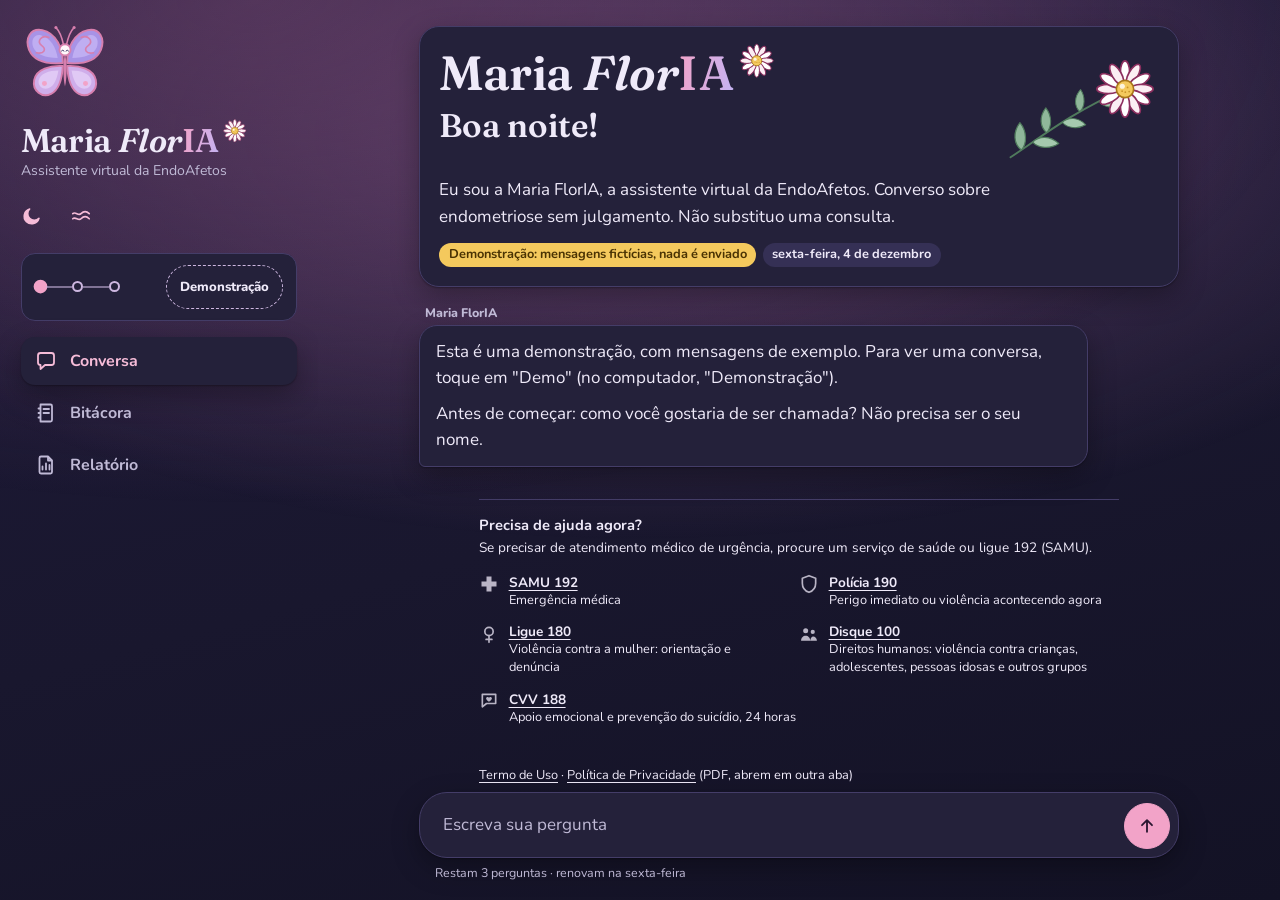
<file: assistente/demonstracao/index.html>
<!doctype html>
<html lang="pt-BR" data-luz="baixa" data-hora="tarde" data-cena="embarque" data-fundo="embarque">
<head>
<meta charset="utf-8">
<meta name="viewport" content="width=device-width, initial-scale=1, viewport-fit=cover">
<meta name="robots" content="noindex, nofollow">
<meta name="theme-color" content="#b3427a">
<title>Maria FlorIA | demonstração da nova cara</title>
<!-- Demonstração da nova cara da Maria FlorIA, montada a partir do protótipo de identidade.
     Mensagens e dados fictícios; nada é enviado nem guardado. As fontes são as do próprio site. -->
<style>
/* Fontes servidas pelo próprio site: recortes de Fraunces e Nunito (SIL Open Font License 1.1, em /assets/fontes/). */
@font-face { font-family: "Fraunces EndoAfetos"; src: url("../../assets/fontes/fraunces-600.woff2") format("woff2"); font-style: normal; font-weight: 500 700; font-display: swap; }
@font-face { font-family: "Fraunces EndoAfetos"; src: url("../../assets/fontes/fraunces-600-italico-flor.woff2") format("woff2"); font-style: italic; font-weight: 500 700; font-display: swap; unicode-range: U+0046, U+006C, U+006F, U+0072; }
@font-face { font-family: "Nunito EndoAfetos"; src: url("../../assets/fontes/nunito-400-800.woff2") format("woff2"); font-style: normal; font-weight: 400 800; font-display: swap; }
/* Maria FlorIA: protótipo de identidade. Tokens de marca, luz de cabine e borboleta.
   Regras herdadas da página real: nada de tela de desenho, vídeo ou desfoque de fundo;
   movimento só em transform e opacity; mensagens sempre sobre cartão sólido; alvos de
   44 px; nada guardado. */

/* ---------- Tokens de marca: luz clara ---------- */
:root {
  color-scheme: light;
  --creme: #f8f4f2;
  --superficie: #ffffff;
  --superficie-2: #fbf6f9;
  --rosa: #b3427a;
  --rosa-escuro: #8c2f5f;
  --rosa-nevoa: #f9eef3;
  --rosa-suave: #eccbdb;
  --lilas: #7459c4;
  --lilas-claro: #e7e0f6;
  --lavanda: #8a62a3;
  --tinta: #3f4470;
  --tinta-suave: #575672;
  --linha: #e6dde3;
  --ouro: #f4c95d;
  --ouro-texto: #7a5407;
  --salvia: #3f6b4d;
  --acao: #8c2f5f;
  --acao-texto: #ffffff;
  --foco: #5a3fb5;
  --dor-leve: #e7e0f6;
  --dor-media: #d9a9c6;
  --dor-media-texto: #2a1630;
  --dor-forte: #8c2f5f;
  --dor-forte-texto: #ffffff;
  --sombra: 0 1px 2px rgba(63, 68, 112, .06), 0 10px 28px rgba(63, 68, 112, .09);
  --raio: 20px;
  --raio-p: 12px;
  --serif: "Fraunces EndoAfetos", Georgia, "Times New Roman", serif;
  --sans: "Nunito EndoAfetos", system-ui, -apple-system, "Segoe UI", Roboto, sans-serif;
  /* borboleta */
  --bf-contorno: #8c2f5f;
  --bf-asa-sup: #b9a5ef;
  --bf-asa-sup-luz: #cdbdf6;
  --bf-asa-inf: #dcc0f2;
  --bf-asa-inf-luz: #ead8f8;
  --bf-pinta: #e59fc2;
  --bf-cabeca: #fff8fb;
  --bf-olho: #3d3566;
}

/* ---------- Tokens de marca: luz baixa (cabine à noite) ---------- */
:root[data-luz="baixa"] {
  color-scheme: dark;
  --creme: #17152a;
  --superficie: #24213a;
  --superficie-2: #2b2745;
  --rosa: #f2a3c8;
  --rosa-escuro: #f6bcd8;
  --rosa-nevoa: #33284a;
  --rosa-suave: #4a3558;
  --lilas: #c3b3f3;
  --lilas-claro: #353055;
  --lavanda: #cdb7e0;
  --tinta: #efeaf9;
  --tinta-suave: #c0bad6;
  --linha: #443d68;
  --ouro: #f4c95d;
  --ouro-texto: #f4c95d;
  --salvia: #a6cfb1;
  --acao: #f2a3c8;
  --acao-texto: #2a1630;
  --foco: #d6cbfa;
  --dor-leve: #353055;
  --dor-media: #7a4d70;
  --dor-media-texto: #ffffff;
  --dor-forte: #f2a3c8;
  --dor-forte-texto: #2a1630;
  --sombra: 0 1px 2px rgba(0, 0, 0, .3), 0 10px 28px rgba(0, 0, 0, .3);
  --bf-contorno: #d77fae;
  --bf-asa-sup: #a893e6;
  --bf-asa-sup-luz: #bfaef2;
  --bf-asa-inf: #cfaeea;
  --bf-asa-inf-luz: #e0c9f5;
  --bf-pinta: #f2a3c8;
  --bf-cabeca: #fff8fb;
  --bf-olho: #3d3566;
}

* { box-sizing: border-box; }
html { -webkit-text-size-adjust: 100%; }
body {
  margin: 0;
  font-family: var(--sans);
  font-size: 1.0625rem;
  line-height: 1.55;
  color: var(--tinta);
  background: var(--creme);
  min-height: 100vh;
  -webkit-font-smoothing: antialiased;
}
h1, h2, h3, p, ol, ul, figure, dl, dd { margin: 0; }
ol, ul { padding: 0; list-style: none; }
button, input, textarea, select { font: inherit; color: inherit; }
button { cursor: pointer; }
[hidden] { display: none !important; }
:focus-visible { outline: 3px solid var(--foco); outline-offset: 2px; border-radius: 6px; }
.so-leitor {
  position: absolute; width: 1px; height: 1px; overflow: hidden;
  clip: rect(0 0 0 0); white-space: nowrap;
}

/* ---------- O céu: luz de cabine em camadas fixas ---------- */
/* Camada 1: a hora do dia (tom de base). Camada 2: o brilho que respira só no embarque.
   Camada 3: o véu da cena (fase da conversa). A troca é uma dissolvência de opacidade
   entre duas camadas já pintadas, nunca um gradiente animado quadro a quadro. */
.ceu { position: fixed; top: 0; right: 0; bottom: 0; left: 0; z-index: 0; pointer-events: none; overflow: hidden; }
.ceu__camada {
  position: absolute; top: 0; right: 0; bottom: 0; left: 0;
  opacity: 0;
  transition: opacity 1.6s ease;
}
.ceu__camada.ativa { opacity: 1; }

/* Hora do dia, luz clara */
.ceu__hora[data-tom="manha"]      { background: linear-gradient(165deg, #fff1e2 0%, #fbeef2 45%, #f1e9fb 100%); }
.ceu__hora[data-tom="tarde"]      { background: linear-gradient(165deg, #f5f0fc 0%, #fbf3f8 50%, #fdf6ef 100%); }
.ceu__hora[data-tom="entardecer"] { background: linear-gradient(165deg, #ffe6d6 0%, #f9dfe9 50%, #ebdcf6 100%); }
.ceu__hora[data-tom="noite"]      { background: linear-gradient(165deg, #ece6f8 0%, #e6e0f4 55%, #dcd8f0 100%); }
.ceu__hora[data-tom="madrugada"]  { background: linear-gradient(165deg, #e6e3f3 0%, #dfdcf0 55%, #d6d5ec 100%); }
/* Hora do dia, luz baixa */
:root[data-luz="baixa"] .ceu__hora[data-tom="manha"]      { background: linear-gradient(165deg, #33263a 0%, #262140 55%, #1c1a33 100%); }
:root[data-luz="baixa"] .ceu__hora[data-tom="tarde"]      { background: linear-gradient(165deg, #272345 0%, #221f3c 55%, #1b1930 100%); }
:root[data-luz="baixa"] .ceu__hora[data-tom="entardecer"] { background: linear-gradient(165deg, #3a2638 0%, #2a2040 55%, #1c1930 100%); }
:root[data-luz="baixa"] .ceu__hora[data-tom="noite"]      { background: linear-gradient(165deg, #1e1a3a 0%, #19172e 55%, #131225 100%); }
:root[data-luz="baixa"] .ceu__hora[data-tom="madrugada"]  { background: linear-gradient(165deg, #151430 0%, #121126 55%, #0e0d1d 100%); }

/* Brilho do embarque: só aparece e só respira na chegada */
.ceu__brilho {
  position: absolute; top: -30%; left: -20%; width: 140%; height: 90%;
  background: radial-gradient(closest-side, rgba(255, 214, 184, .75), rgba(255, 214, 184, 0));
  opacity: 0;
  transition: opacity 1.6s ease;
  will-change: transform, opacity;
}
:root[data-luz="baixa"] .ceu__brilho { background: radial-gradient(closest-side, rgba(150, 96, 150, .5), rgba(150, 96, 150, 0)); }
:root[data-fundo="embarque"] .ceu__brilho { opacity: 1; }
:root[data-respira="sim"] .ceu__brilho { animation: respirar-ceu 24s ease-in-out infinite; }
/* Um movimento por vez: enquanto a borboleta voa, o céu espera. */
:root[data-voando="sim"] .ceu__brilho,
:root[data-movimento="desligado"] .ceu__brilho { animation-play-state: paused; }
@keyframes respirar-ceu {
  0%, 100% { transform: translate3d(0, 0, 0) scale(1); }
  50% { transform: translate3d(6%, 4%, 0) scale(1.08); }
}

/* Véus das cenas, luz clara */
.ceu__veu[data-tom="embarque"]    { background: radial-gradient(120% 80% at 20% 0%, rgba(255, 226, 207, .6), rgba(255, 226, 207, 0) 70%); }
.ceu__veu[data-tom="cruzeiro"]    { background: transparent; }
.ceu__veu[data-tom="leitura"]     { background: rgba(251, 250, 252, .78); }
.ceu__veu[data-tom="amanhecer"]   { background: linear-gradient(200deg, rgba(255, 236, 205, .75) 0%, rgba(255, 244, 228, .35) 60%, rgba(255, 244, 228, 0) 100%); }
.ceu__veu[data-tom="seguranca"]   { background: #f2f0f4; }
.ceu__veu[data-tom="desembarque"] { background: linear-gradient(190deg, rgba(255, 222, 200, .8) 0%, rgba(250, 214, 228, .55) 55%, rgba(236, 222, 246, .3) 100%); }
.ceu__veu[data-tom="manutencao"]  { background: rgba(237, 237, 241, .88); }
/* Véus das cenas, luz baixa */
:root[data-luz="baixa"] .ceu__veu[data-tom="embarque"]    { background: radial-gradient(120% 80% at 20% 0%, rgba(110, 66, 104, .5), rgba(110, 66, 104, 0) 70%); }
:root[data-luz="baixa"] .ceu__veu[data-tom="leitura"]     { background: rgba(31, 30, 46, .8); }
:root[data-luz="baixa"] .ceu__veu[data-tom="amanhecer"]   { background: linear-gradient(200deg, rgba(104, 76, 60, .5) 0%, rgba(70, 54, 60, .25) 60%, rgba(70, 54, 60, 0) 100%); }
:root[data-luz="baixa"] .ceu__veu[data-tom="seguranca"]   { background: #1d1c27; }
:root[data-luz="baixa"] .ceu__veu[data-tom="desembarque"] { background: linear-gradient(190deg, rgba(112, 68, 84, .55) 0%, rgba(84, 56, 96, .35) 55%, rgba(50, 44, 84, .15) 100%); }
:root[data-luz="baixa"] .ceu__veu[data-tom="manutencao"]  { background: rgba(36, 36, 44, .88); }

/* ---------- Estrutura ---------- */
.app {
  position: relative;
  display: flex; flex-direction: column;
  min-height: 100vh;
}
.topo {
  position: sticky; top: 0; z-index: 30;
  display: flex; align-items: center; gap: .6rem;
  padding: .55rem .9rem;
  padding-top: calc(.55rem + env(safe-area-inset-top, 0px));
  background: var(--superficie);
  border-bottom: 1px solid var(--linha);
}
.topo__marca { display: flex; align-items: center; gap: .55rem; min-width: 0; flex: 1; }
.topo__textos { min-width: 0; }
.topo__rotulo { display: block; font-size: .78rem; color: var(--tinta-suave); line-height: 1.2; white-space: nowrap; overflow: hidden; text-overflow: ellipsis; }
.topo__acoes { display: flex; gap: .35rem; flex: none; }
/* Menu discreto da luz e do movimento, como o cantinho da conversa: ícones pequenos, alvo de toque de 44 px.
   Sol com a luz clara, lua com a luz baixa; as ondas do movimento ganham um corte quando ele está desligado. */
.chave-icone {
  display: inline-flex; align-items: center; justify-content: center;
  width: 44px; height: 44px; margin: 0; padding: 0;
  color: var(--tinta-suave); background: none; border: 0; border-radius: 50%; cursor: pointer;
}
.chave-icone svg { display: block; fill: none; stroke: currentColor; stroke-width: 1.8; stroke-linecap: round; stroke-linejoin: round; }
/* Cor de passar o ponteiro só para quem tem ponteiro: no toque ela ficaria presa e pareceria "ligado". */
@media (hover: hover) { .chave-icone:hover { color: var(--rosa-escuro); } }
.chave-icone[aria-checked="true"] { color: var(--rosa-escuro); }
.chave-icone--luz .chave-icone__sol circle { fill: currentColor; }
.chave-icone--luz .chave-icone__lua path { fill: currentColor; }
.chave-icone--luz .chave-icone__lua, .chave-icone--luz[aria-checked="true"] .chave-icone__sol { display: none; }
.chave-icone--luz[aria-checked="true"] .chave-icone__lua { display: block; }
.chave-icone__corte { display: none; }
.chave-icone--movimento[aria-checked="false"] .chave-icone__corte { display: inline; }
/* O <html> já sai com a luz baixa: o desenho mostra a lua antes de o script rodar. */
:root[data-luz="baixa"] .chave-icone--luz { color: var(--rosa-escuro); }
:root[data-luz="baixa"] .chave-icone--luz .chave-icone__sol { display: none; }
:root[data-luz="baixa"] .chave-icone--luz .chave-icone__lua { display: block; }
/* No computador o topo é uma coluna: o desenho dos ícones alinha com o nome, e o alvo continua com 44 px. */
@media (min-width: 960px) { .topo__acoes { margin-left: -11px; } }
/* O nome da página quebra linha em vez de ser cortado. */
.topo__rotulo { white-space: normal; }
/* Sem o texto do momento, o botão da demonstração fica à direita. */
.rota__demo { margin-left: auto; }
/* Rodapé institucional: o mesmo bloco e o mesmo estilo da conversa e das páginas da conta (peças URGENCIA e
   EMERGENCIA do gerador das páginas), com os nomes das cores do protótipo. */
.rodape-site { max-width: 760px; margin: 0 auto; font-size: .85rem; }
.rodape-canais { max-width: 40rem; margin: 2rem auto 1.25rem; padding-top: 1rem; border-top: 1px solid var(--linha); text-align: left; font-size: .85rem; line-height: 1.4; color: var(--tinta); }
.rodape-canais .rodape-canais__titulo { margin: 0 0 .2rem; font-family: var(--sans); font-size: .92rem; font-weight: 700; line-height: 1.3; color: var(--tinta); }
.rodape-canais .rodape-canais__frase { margin: 0 0 .6rem; }
.rodape-canais .rodape-canais__lista { display: flex; flex-wrap: wrap; margin: 0; padding: 0; list-style: none; }
.rodape-canais .rodape-canais__item { flex: 1 1 13rem; margin: 0 1rem .1rem 0; }
.rodape-canais__canal { display: flex; align-items: flex-start; min-height: 44px; padding: .35rem 0; color: inherit; text-decoration: none; }
.rodape-canais__icone { flex: none; width: 20px; height: 20px; margin: .1rem .6rem 0 0; opacity: .75; }
.rodape-canais__nome { display: block; font-weight: 700; color: var(--tinta); text-decoration: underline; text-decoration-thickness: 1px; text-underline-offset: 3px; }
.rodape-canais__legenda { display: block; font-size: .8rem; }
.rodape-canais__canal:hover .rodape-canais__nome, .rodape-canais__canal:focus-visible .rodape-canais__nome { text-decoration-thickness: 2px; }
.rodape-canais__canal:focus-visible { outline: 2px solid currentColor; outline-offset: 2px; }
main > .rodape-canais { max-width: none; margin-left: 0; margin-right: 0; }
.rodape-documentos { max-width: 40rem; margin: 0 auto 1.25rem; text-align: left; font-size: .8rem; line-height: 1.4; color: var(--tinta); }
.rodape-documentos__documento { display: inline-flex; align-items: center; min-height: 44px; color: inherit; text-decoration: underline; text-decoration-thickness: 1px; text-underline-offset: 3px; }
.rodape-documentos__documento:hover, .rodape-documentos__documento:focus-visible { color: inherit; text-decoration-thickness: 2px; }
.rodape-documentos__documento:focus-visible { outline: 2px solid currentColor; outline-offset: 2px; }
main > .rodape-documentos { max-width: none; margin-left: 0; margin-right: 0; }
.rodape-site__linha { text-align: center; font-size: .8rem; color: var(--tinta); }

/* Nome: "Maria Flor" em tinta, "IA" em cor, broche de flor preso ao nome */
.nome {
  display: inline-flex; align-items: baseline;
  font-family: var(--serif); font-weight: 600; font-size: 1.32rem; line-height: 1.1;
  letter-spacing: -.01em; color: var(--tinta); white-space: nowrap;
}
.nome__flor { font-style: italic; font-weight: 500; margin-left: .22em; }
.nome__ia {
  font-weight: 700; letter-spacing: .01em;
  color: var(--rosa);
  background: linear-gradient(100deg, var(--rosa) 0%, var(--lilas) 100%);
  -webkit-background-clip: text; background-clip: text;
  -webkit-text-fill-color: transparent;
}
.nome__broche { align-self: flex-start; width: .78em; height: .78em; margin-left: .08em; margin-top: -.12em; flex: none; }
.nome--grande { font-size: clamp(1.55rem, 7.4vw, 3rem); }
.nome--medio { font-size: 1.7rem; }
@media (forced-colors: active) {
  .nome__ia { background: none; -webkit-text-fill-color: currentColor; color: LinkText; }
}

.botao-icone {
  display: inline-flex; align-items: center; justify-content: center; gap: .35rem;
  min-width: 44px; min-height: 44px; padding: 0 .7rem;
  border: 1px solid var(--linha); border-radius: 999px;
  background: var(--superficie); color: var(--tinta);
  font-weight: 700; font-size: .88rem;
}
.botao-icone svg { width: 20px; height: 20px; flex: none; }
.botao-icone--apoio { border-color: var(--rosa-suave); color: var(--rosa-escuro); background: var(--rosa-nevoa); }
.botao-icone[aria-expanded="true"] { background: var(--lilas-claro); border-color: var(--lilas); }

/* Rota: início, meio e fim do voo, com o momento atual escrito */
.rota {
  display: flex; align-items: center; gap: .7rem;
  padding: .45rem .9rem; font-size: .82rem; color: var(--tinta-suave);
  background: var(--superficie-2); border-bottom: 1px solid var(--linha);
}
.rota__trilho { position: relative; display: flex; align-items: center; gap: 0; flex: none; }
.rota__ponto {
  width: 11px; height: 11px; border-radius: 50%;
  border: 2px solid var(--lavanda); background: var(--superficie);
  transition: background-color .4s ease, transform .4s ease;
}
.rota__ponto.atual { background: var(--rosa); border-color: var(--rosa); transform: scale(1.25); }
.rota__ponto.passado { background: var(--lavanda); }
.rota__fio { width: 26px; height: 2px; background: var(--lavanda); opacity: .55; }
.rota__texto { min-width: 0; flex: 1; }
.rota__demo {
  flex: none; min-height: 44px; padding: 0 .8rem; border-radius: 999px;
  border: 1.5px dashed var(--lavanda); background: var(--superficie); color: var(--tinta);
  font-weight: 800; font-size: .82rem;
}
.rota__demo[aria-expanded="true"] { background: var(--lilas-claro); border-style: solid; }
.rota__texto strong { color: var(--tinta); font-weight: 800; }

.palco { flex: 1; min-width: 0; padding: 1rem .9rem 12.5rem; }
.tela { max-width: 760px; margin: 0 auto; }
.tela:focus { outline: none; }

/* Abas (rodapé no celular, coluna no computador) */
.abas {
  position: fixed; left: 0; right: 0; bottom: 0; z-index: 40;
  display: flex; background: var(--superficie); border-top: 1px solid var(--linha);
  padding-bottom: env(safe-area-inset-bottom, 0px);
}
.aba {
  flex: 1; display: flex; flex-direction: column; align-items: center; justify-content: center; gap: .1rem;
  min-height: 58px; padding: .35rem .25rem; border: 0; background: none;
  font-size: .78rem; font-weight: 700; color: var(--tinta-suave);
  border-top: 3px solid transparent;
}
.aba svg { width: 24px; height: 24px; }
.aba[aria-current="page"] { color: var(--rosa-escuro); border-top-color: var(--rosa); }

/* Painéis que no celular abrem como folha e no computador ficam na coluna */
.folha {
  position: fixed; left: 0; right: 0; bottom: 0; z-index: 60;
  max-height: 86vh; overflow-y: auto;
  padding: 1.1rem 1rem calc(1.2rem + env(safe-area-inset-bottom, 0px));
  background: var(--superficie); border-radius: var(--raio) var(--raio) 0 0;
  box-shadow: 0 -12px 40px rgba(20, 16, 40, .28);
  transform: translate3d(0, 105%, 0);
  transition: transform .32s ease, visibility 0s linear .32s;
  visibility: hidden;
}
.folha.aberta { transform: translate3d(0, 0, 0); visibility: visible; transition-delay: 0s; }
.folha__topo {
  position: sticky; top: 0; z-index: 1; margin: 0 -1rem .7rem; padding: .3rem 1rem .4rem;
  display: flex; align-items: center; justify-content: space-between; gap: .8rem; background: var(--superficie);
}
.folha__titulo { font-family: var(--serif); font-size: 1.2rem; font-weight: 600; }
.cortina {
  position: fixed; top: 0; right: 0; bottom: 0; left: 0; z-index: 50;
  background: rgba(20, 16, 40, .42); opacity: 0; visibility: hidden;
  transition: opacity .3s ease;
}
.cortina.aberta { opacity: 1; visibility: visible; }

/* ---------- Cartões e tipografia ---------- */
.cartao {
  background: var(--superficie); border: 1px solid var(--linha);
  border-radius: var(--raio); box-shadow: var(--sombra);
  padding: 1.1rem 1.1rem;
}
.cartao + .cartao { margin-top: 1rem; }
.titulo { font-family: var(--serif); font-weight: 600; font-size: 1.55rem; line-height: 1.2; letter-spacing: -.01em; }
.subtitulo { font-family: var(--serif); font-weight: 600; font-size: 1.15rem; line-height: 1.25; }
.apoio-texto { color: var(--tinta-suave); font-size: .95rem; }
.etiqueta {
  display: inline-flex; align-items: center; gap: .3rem;
  padding: .12rem .6rem; border-radius: 999px;
  background: var(--lilas-claro); color: var(--tinta);
  font-size: .8rem; font-weight: 700; white-space: nowrap;
}
.etiqueta--rosa { background: var(--rosa-nevoa); color: var(--rosa-escuro); }
.etiqueta--ouro { background: var(--ouro); color: #4a3303; }
.etiqueta--linha { background: none; border: 1px solid var(--linha); color: var(--tinta-suave); }
/* Etiquetas de texto longo quebram linha: no celular, nada de rolagem lateral. */
.etiqueta--longa, .mensagens > .etiqueta, .registro__etiquetas .etiqueta { white-space: normal; max-width: 100%; }
.mensagens > .etiqueta { text-align: center; }
.botao {
  display: inline-flex; align-items: center; justify-content: center; gap: .45rem;
  min-height: 46px; padding: .55rem 1.15rem; border-radius: 999px;
  border: 1.5px solid var(--acao); background: var(--acao); color: var(--acao-texto);
  font-weight: 800; font-size: 1rem; text-decoration: none;
}
.botao--suave { background: var(--superficie); color: var(--acao); }
.botao--discreto { border-color: var(--linha); background: var(--superficie); color: var(--tinta); font-weight: 700; }
.botao svg { width: 20px; height: 20px; }
.fila-botoes { display: flex; flex-wrap: wrap; gap: .6rem; }

/* ---------- Conversa ---------- */
.chegada { padding: 1.3rem 1.2rem 1.2rem; }
.chegada__linha { display: flex; align-items: flex-start; justify-content: space-between; gap: .5rem; }
.chegada__textos { min-width: 0; }
.chegada__saudacao { font-family: var(--serif); font-size: clamp(1.5rem, 5.4vw, 2.05rem); font-weight: 600; line-height: 1.15; margin-top: .35rem; }
.chegada__data { display: flex; flex-wrap: wrap; gap: .4rem; margin-top: .8rem; }
.chegada__texto { margin-top: .7rem; max-width: 34em; }
/* Buquê: ramo de folhas e a flor escolhida. O vento mexe cada folha a partir da base dela. */
.buque { position: relative; flex: none; width: 104px; height: 80px; margin: -.2rem -.3rem 0 0; }
.buque .ramo { position: absolute; left: 0; bottom: 0; width: 92%; height: auto; overflow: visible; transform-origin: 6% 92%; }
.buque__flor { position: absolute; left: 57px; top: 8px; width: 44px; height: 44px; transform-origin: 50% 62%; }
@media (max-width: 399px) {
  .buque { width: 84px; height: 64px; }
  .buque__flor { left: 46px; top: 6px; width: 36px; height: 36px; }
}
@media (min-width: 600px) {
  .buque { width: 160px; height: 122px; }
  .buque__flor { left: 89px; top: 13px; width: 64px; height: 64px; }
}
.vento .ramo { animation: curvar 3.4s ease-in-out 1; }
.vento .ramo .folhinha { animation: balancar 1.1s ease-in-out 3; }
.vento .ramo g:nth-of-type(2n) .folhinha { animation-delay: .14s; }
.vento .ramo g:nth-of-type(3n) .folhinha { animation-delay: .26s; }
.vento .buque__flor { animation: acenar 3.4s ease-in-out 1; }
@keyframes balancar { 0%, 100% { transform: rotate(0deg); } 25% { transform: rotate(-7deg); } 75% { transform: rotate(9deg); } }
@keyframes curvar { 0%, 100% { transform: rotate(0deg); } 30% { transform: rotate(-3.5deg); } 65% { transform: rotate(2deg); } }
@keyframes acenar { 0%, 100% { transform: rotate(0deg); } 30% { transform: rotate(-10deg) translate3d(-2px, 1px, 0); } 65% { transform: rotate(6deg); } }

/* Pétalas e folhas ao vento: só nas trocas de cena, poucas, curtas, e nunca na segurança. */
.petalas { position: fixed; top: 0; right: 0; bottom: 0; left: 0; z-index: 65; pointer-events: none; overflow: hidden; }
.petala { position: absolute; top: -44px; left: 0; width: 14px; height: 28px; opacity: 0; will-change: transform, opacity; }
.petala--folha { width: 22px; height: 12px; }

.mensagens { display: flex; flex-direction: column; gap: .85rem; margin-top: 1rem; }
.msg { max-width: 88%; scroll-margin-bottom: 13rem; }
.msg__autor { display: block; font-size: .78rem; font-weight: 800; color: var(--tinta-suave); margin: 0 .35rem .2rem; }
.msg__balao {
  padding: .8rem 1rem; border-radius: 18px;
  background: var(--superficie); border: 1px solid var(--linha); box-shadow: var(--sombra);
}
.msg__balao p + p { margin-top: .55rem; }
.msg--pessoa { align-self: flex-end; }
.msg--pessoa .msg__autor { text-align: right; }
.msg--pessoa .msg__balao { background: var(--lilas-claro); border-color: transparent; border-bottom-right-radius: 6px; box-shadow: none; }
.msg--assistente .msg__balao { border-bottom-left-radius: 6px; }
.msg--entrando { animation: chegar-msg .45s ease both; }
@keyframes chegar-msg { from { opacity: 0; transform: translate3d(0, 10px, 0); } to { opacity: 1; transform: none; } }
.msg__acoes { display: flex; flex-wrap: wrap; gap: .5rem; margin-top: .7rem; }
.msg__fonte { margin-top: .6rem; font-size: .8rem; color: var(--tinta-suave); }
.msg__lembranca {
  display: flex; gap: .5rem; align-items: flex-start;
  margin-top: .7rem; padding: .55rem .7rem; border-radius: var(--raio-p);
  background: var(--superficie-2); border: 1px dashed var(--lavanda);
  font-size: .84rem; color: var(--tinta-suave);
}
.msg__lembranca svg { width: 18px; height: 18px; flex: none; margin-top: .15rem; color: var(--lavanda); }
.msg__lembranca button { border: 0; background: none; padding: .6rem .2rem; margin: -.6rem 0; min-height: 44px; color: var(--rosa-escuro); font-weight: 800; text-decoration: underline; }

/* Segurança: o caminho para a ajuda é o elemento mais visível; nada pulsa, nada é vermelho */
.msg--seguranca { max-width: 100%; }
.msg--seguranca .msg__balao { border: 2px solid var(--tinta); box-shadow: none; }
.msg--seguranca .canal { background: var(--tinta); color: var(--superficie); border-color: var(--tinta); min-height: 64px; }
.msg--seguranca .canal__numero { font-size: 2rem; }
/* Depois de uma cena de segurança, a tela fica só com a conversa e os canais. */
:root[data-quieta="sim"] .chegada { display: none; }
:root[data-quieta="sim"] .bf, :root[data-quieta="sim"] .bf .asa, :root[data-quieta="sim"] .bf .olhos { transition-duration: .2s; }
.canais { display: grid; gap: .55rem; margin-top: .8rem; }
.canal {
  display: flex; align-items: center; gap: .8rem;
  min-height: 56px; padding: .55rem .85rem; border-radius: 14px;
  border: 1.5px solid var(--tinta); background: var(--superficie); color: var(--tinta);
  text-decoration: none;
}
.canal__numero { font-family: var(--serif); font-size: 1.55rem; font-weight: 700; min-width: 2.6em; }
.canal__texto { font-size: .92rem; line-height: 1.3; }
.canal__texto strong { display: block; }
.canal__descricao { display: block; }
.aviso {
  display: flex; gap: .6rem; align-items: flex-start;
  padding: .7rem .85rem; border-radius: var(--raio-p);
  background: var(--superficie-2); border: 1px solid var(--linha); font-size: .92rem;
}
.aviso svg { width: 20px; height: 20px; flex: none; margin-top: .15rem; }

.pensando { display: inline-flex; gap: .3rem; align-items: center; padding: .2rem 0; }
.pensando span { width: 8px; height: 8px; border-radius: 50%; background: var(--lavanda); animation: pensar 1.2s ease-in-out infinite; }
.pensando span:nth-child(2) { animation-delay: .15s; }
.pensando span:nth-child(3) { animation-delay: .3s; }
@keyframes pensar { 0%, 80%, 100% { opacity: .3; transform: none; } 40% { opacity: 1; transform: translate3d(0, -3px, 0); } }

.compositor {
  position: fixed; left: 0; right: 0; z-index: 35;
  bottom: calc(58px + env(safe-area-inset-bottom, 0px));
  padding: .55rem .9rem .5rem;
  background: var(--superficie); border-top: 1px solid var(--linha);
}
.compositor__linha { display: flex; gap: .5rem; align-items: flex-end; max-width: 760px; margin: 0 auto; }
.compositor textarea {
  flex: 1; min-height: 46px; max-height: 8rem; resize: none;
  padding: .6rem .9rem; border-radius: 22px; overflow-y: hidden;
  border: 1.5px solid var(--linha); background: var(--superficie-2); color: var(--tinta);
}
.compositor textarea::placeholder { color: var(--tinta-suave); opacity: 1; }
.compositor__enviar { flex: none; width: 46px; height: 46px; padding: 0; border-radius: 50%; }
.compositor__pe { display: flex; flex-wrap: wrap; justify-content: space-between; gap: .1rem .8rem; max-width: 760px; margin: .3rem auto 0; font-size: .78rem; color: var(--tinta-suave); }

/* ---------- A borboleta ---------- */
.poleiro { position: relative; width: 50px; height: 50px; flex: none; }
.bf {
  position: absolute; top: 0; left: 0; width: 100%; height: 100%;
  border: 0; padding: 0; background: none; border-radius: 50%;
  -webkit-tap-highlight-color: transparent;
  transform-origin: 50% 60%;
  transition: transform .8s cubic-bezier(.3, .7, .3, 1);
  will-change: transform;
}
.bf svg { display: block; width: 100%; height: 100%; overflow: visible; pointer-events: none; }
.bf .asa { transform-box: view-box; transform-origin: 60px 58px; transform: scaleX(var(--abertura, .94)); transition: transform .9s cubic-bezier(.3, .7, .3, 1); }
.bf .asa-sup { fill: var(--bf-asa-sup); stroke: var(--bf-contorno); }
.bf .asa-sup-luz { fill: var(--bf-asa-sup-luz); }
.bf .asa-inf { fill: var(--bf-asa-inf); stroke: var(--bf-contorno); }
.bf .asa-inf-luz { fill: var(--bf-asa-inf-luz); }
.bf .pinta { fill: var(--bf-pinta); }
.bf .veio, .bf .antena { stroke: var(--bf-contorno); }
.bf .antena-ponta, .bf .tronco { fill: var(--bf-contorno); }
.bf .cabeca { fill: var(--bf-cabeca); stroke: var(--bf-contorno); }
.bf .olhos-ponto { fill: var(--bf-olho); }
.bf .olhos-arco { stroke: var(--bf-olho); }
.bf .olhos { transform-box: view-box; transform-origin: 60px 38.6px; transition: transform .5s ease; }
.bf .aura { transition: opacity .4s ease; }

/* Posturas: a diferença está na abertura das asas, na inclinação e nos olhos, não só na cor */
.bf[data-postura="repouso"]     { --abertura: .88; }
.bf[data-postura="acolhimento"] { --abertura: 1; }
.bf[data-postura="acolhimento"] .olhos-ponto { display: none; }
.bf[data-postura="acolhimento"] .olhos-arco { display: inline; }
.bf[data-postura="escuta"]      { --abertura: .76; transform: rotate(-10deg); }
.bf[data-postura="pensando"]    { --abertura: .84; transform: rotate(-4deg); }
.bf[data-postura="pensando"] .olhos { transform: translate(0, -1.8px); }
.bf[data-postura="informacao"]  { --abertura: .96; transform: rotate(4deg); }
.bf[data-postura="informacao"] .olhos { transform: translate(1.4px, 1.8px); }
.bf[data-postura="orientacao"]  { --abertura: 1.1; transform: rotate(10deg) translate3d(2px, -2px, 0); }
.bf[data-postura="orientacao"] .olhos { transform: translate(2px, 0); }
.bf[data-postura="seguranca"]   { --abertura: .68; }
.bf[data-postura="falando"]     { --abertura: .96; }
.bf[data-postura="falando"] .aura { opacity: .5; }
.bf[data-postura="despedida"]   { --abertura: 1.1; transform: rotate(-7deg) translate3d(0, -2px, 0); }
.bf[data-postura="despedida"] .olhos-ponto { display: none; }
.bf[data-postura="despedida"] .olhos-arco { display: inline; }

/* Gestos (curtos, um por vez) */
.bf.bf--bate .asa      { animation: bater .26s ease-in-out infinite alternate; }
.bf.bf--respira .asa   { animation: respirar-asa 3.6s ease-in-out 1; }
.bf.bf--pensa .asa     { animation: respirar-asa 1.9s ease-in-out infinite; }
.bf.bf--pisca .olhos   { animation: piscar .16s ease-in-out 1; }
.bf.bf--fala .aura     { animation: falar .5s ease-in-out infinite alternate; }
.bf.bf--salta          { animation: saltar .7s ease-out 1; }
@keyframes bater { from { transform: scaleX(1.02); } to { transform: scaleX(.28); } }
@keyframes respirar-asa { 0%, 100% { transform: scaleX(var(--abertura, .94)); } 50% { transform: scaleX(calc(var(--abertura, .94) - .14)); } }
@keyframes piscar { 0%, 100% { transform: scaleY(1); } 50% { transform: scaleY(.1); } }
@keyframes falar { from { opacity: .2; } to { opacity: .6; } }
@keyframes saltar { 0% { transform: translate3d(0, 0, 0); } 35% { transform: translate3d(0, -9px, 0) rotate(-4deg); } 100% { transform: translate3d(0, 0, 0); } }

/* A borboleta que voa pela tela (chegada, despedida, passeio): elemento solto, fora do fluxo */
.voo {
  position: fixed; left: 0; top: 0; z-index: 70; width: 64px; height: 64px;
  pointer-events: none; opacity: 0; will-change: transform, opacity;
}
.voo .bf { position: static; display: block; width: 100%; height: 100%; }

/* Movimento desligado (pela pessoa ou pelo sistema): posturas paradas, dissolvência curta */
:root[data-movimento="desligado"] .bf .asa,
:root[data-movimento="desligado"] .bf,
:root[data-movimento="desligado"] .bf .olhos { animation: none !important; transition-duration: .2s; }
:root[data-movimento="desligado"] .ceu__camada,
:root[data-movimento="desligado"] .ceu__brilho { transition-duration: .2s; }
:root[data-movimento="desligado"] .msg--entrando,
:root[data-movimento="desligado"] .pensando span { animation: none; }
:root[data-movimento="desligado"] .folha { transition-duration: .01s; }
:root[data-movimento="desligado"] .petalas { display: none; }
:root[data-movimento="desligado"] .ramo,
:root[data-movimento="desligado"] .ramo .folhinha,
:root[data-movimento="desligado"] .buque__flor { animation: none !important; }

/* ---------- Chaves da luz e do movimento ---------- */
.cabine__linha { display: flex; align-items: center; justify-content: space-between; gap: .8rem; padding: .55rem 0; border-top: 1px solid var(--linha); }
.folha__topo + .cabine__linha { border-top: 0; }
.cabine__auto { border: 0; background: none; padding: .5rem 0; min-height: 44px; color: var(--rosa-escuro); font-weight: 800; font-size: .86rem; text-decoration: underline; }
.chave {
  position: relative; flex: none; width: 54px; height: 32px; border-radius: 999px;
  border: 1.5px solid var(--lavanda); background: var(--superficie-2); padding: 0;
}
.chave::after {
  content: ""; position: absolute; top: 3px; left: 3px; width: 23px; height: 23px; border-radius: 50%;
  background: var(--lavanda); transition: transform .2s ease;
}
.chave::before { content: ""; position: absolute; top: -8px; bottom: -8px; left: -2px; right: -2px; }
.chave[aria-checked="true"] { background: var(--rosa); border-color: var(--rosa); }
.chave[aria-disabled="true"] { opacity: .45; }
.lembra--desligada .lembra__o-que { color: var(--tinta-suave); text-decoration: line-through; }
.chave[aria-checked="true"]::after { transform: translate3d(22px, 0, 0); background: var(--superficie); }
.chave-area { display: inline-flex; align-items: center; justify-content: center; min-width: 54px; min-height: 44px; }
.legenda { margin-top: .6rem; font-size: .86rem; color: var(--tinta-suave); }

/* ---------- Painel da demonstração ---------- */
/* Com o painel aberto, a página abre espaço: o painel nunca fica em cima da conversa. */
.folha--demo { max-height: 44vh; }
:root[data-demo="aberta"] .palco { padding-bottom: calc(44vh + 9rem); }
:root[data-demo="aberta"] .msg { scroll-margin-bottom: calc(44vh + 9rem); }
:root[data-demo="aberta"] .compositor { bottom: 44vh; }
.demo__grupo { margin-top: .9rem; }
.demo__grupo > h3 { font-size: .8rem; text-transform: uppercase; letter-spacing: .06em; color: var(--tinta-suave); margin-bottom: .4rem; }
.pilulas { display: flex; flex-wrap: wrap; gap: .4rem; }
.pilula {
  min-height: 44px; padding: 0 .85rem; border-radius: 999px;
  border: 1.5px solid var(--linha); background: var(--superficie); color: var(--tinta);
  font-size: .88rem; font-weight: 700;
}
.pilula[aria-pressed="true"] { background: var(--lilas-claro); border-color: var(--lilas); border-width: 2.5px; }
.pilula[aria-pressed="true"]::before { content: "\2713"; margin-right: .35rem; font-weight: 800; }
.demo__nota { margin-top: .9rem; padding: .6rem .75rem; border-radius: var(--raio-p); border: 1px dashed var(--lavanda); font-size: .84rem; color: var(--tinta-suave); }

/* ---------- Bitácora ---------- */
.cabecalho-tela { display: flex; flex-wrap: wrap; align-items: flex-end; justify-content: space-between; gap: .8rem; margin-bottom: 1rem; }
.cabecalho-tela .apoio-texto { margin-top: .25rem; max-width: 36em; }
.numeros { display: grid; grid-template-columns: repeat(2, minmax(0, 1fr)); gap: .6rem; }
.numero { padding: .75rem .85rem; border-radius: 16px; background: var(--superficie-2); border: 1px solid var(--linha); }
.numero__valor { display: block; font-family: var(--serif); font-size: 1.7rem; font-weight: 700; line-height: 1.1; color: var(--rosa-escuro); }
.numero__rotulo { display: block; font-size: .84rem; color: var(--tinta-suave); line-height: 1.3; margin-top: .15rem; }

.calendario { margin-top: .8rem; }
.calendario__semana, .calendario__grade { display: grid; grid-template-columns: repeat(7, minmax(0, 1fr)); gap: 4px; }
.calendario__semana span { text-align: center; font-size: .72rem; font-weight: 800; color: var(--tinta-suave); padding-bottom: .2rem; }
.dia {
  position: relative; min-height: 50px; padding: 3px 2px 4px; border-radius: 10px;
  border: 1px solid var(--linha); background: var(--superficie);
  display: flex; flex-direction: column; align-items: center; gap: 1px;
  font-size: .72rem; color: var(--tinta-suave);
}
.dia--vazio { border: 0; background: none; }
.dia--hoje { border: 2px solid var(--tinta); }
.dia--futuro { opacity: .75; }
.dia__dor {
  display: inline-flex; align-items: center; justify-content: center;
  min-width: 24px; height: 22px; padding: 0 4px; border-radius: 7px;
  font-weight: 800; font-size: .84rem; color: var(--tinta);
}
.dia__dor--leve { background: var(--dor-leve); }
.dia__dor--media { background: var(--dor-media); color: var(--dor-media-texto); }
.dia__dor--forte { background: var(--dor-forte); color: var(--dor-forte-texto); }
.dia__marcas { display: flex; gap: 2px; align-items: center; height: 10px; }
.marca-ciclo { width: 8px; height: 10px; }
.marca-evento { width: 9px; height: 9px; }
.legenda-cal { display: flex; flex-wrap: wrap; gap: .45rem .9rem; margin-top: .7rem; font-size: .8rem; color: var(--tinta-suave); }
.legenda-cal span { display: inline-flex; align-items: center; gap: .3rem; }
.legenda-cal i { display: inline-flex; align-items: center; justify-content: center; min-width: 20px; height: 18px; border-radius: 6px; font-style: normal; font-weight: 800; font-size: .74rem; }

.registros { display: grid; gap: .7rem; margin-top: .8rem; }
.registro { display: grid; grid-template-columns: 3.3rem minmax(0, 1fr); gap: .75rem; padding: .75rem .1rem; border-top: 1px solid var(--linha); }
.registro:first-child { border-top: 0; }
.registro__data { text-align: center; }
.registro__dia { display: block; font-family: var(--serif); font-size: 1.5rem; font-weight: 700; line-height: 1; }
.registro__semana { display: block; font-size: .74rem; color: var(--tinta-suave); text-transform: uppercase; letter-spacing: .04em; }
.registro__etiquetas { display: flex; flex-wrap: wrap; gap: .3rem; }
.registro__fala { margin-top: .4rem; padding-left: .7rem; border-left: 3px solid var(--rosa-suave); font-style: italic; }
.registro__acoes { display: flex; gap: .2rem 1rem; margin-top: .25rem; }
.registro__acoes button { border: 0; background: none; padding: 0 .1rem; min-height: 44px; color: var(--rosa-escuro); font-weight: 800; font-size: .86rem; text-decoration: underline; }

.form-linha { margin-top: .9rem; }
.form-linha > label, .form-linha > .rotulo { display: block; font-weight: 800; font-size: .92rem; margin-bottom: .35rem; }
.dor-escala { display: flex; align-items: center; gap: .8rem; }
.dor-escala input[type="range"] { flex: 1; min-height: 44px; accent-color: var(--rosa); }
.dor-escala output { font-family: var(--serif); font-size: 1.6rem; font-weight: 700; min-width: 1.6em; text-align: center; }
.campo {
  width: 100%; min-height: 46px; padding: .55rem .8rem; border-radius: 12px;
  border: 1.5px solid var(--linha); background: var(--superficie-2); color: var(--tinta);
}
textarea.campo { min-height: 5rem; resize: vertical; }
.marcavel { position: relative; display: inline-flex; }
.marcavel input { position: absolute; opacity: 0; width: 100%; height: 100%; margin: 0; cursor: pointer; }
.marcavel span {
  display: inline-flex; align-items: center; min-height: 44px; padding: 0 .85rem; border-radius: 999px;
  border: 1.5px solid var(--linha); background: var(--superficie); font-size: .9rem; font-weight: 700;
}
.marcavel input:checked + span { background: var(--lilas-claro); border-color: var(--lilas); border-width: 2.5px; }
.marcavel input:checked + span::before { content: "\2713"; margin-right: .35rem; font-weight: 800; }
.marcavel input:focus-visible + span { outline: 3px solid var(--foco); outline-offset: 2px; }

.lembra { display: grid; gap: 0; margin-top: .6rem; }
.lembra__item { display: flex; align-items: center; justify-content: space-between; gap: .8rem; padding: .6rem 0; border-top: 1px solid var(--linha); }
.lembra__item:first-child { border-top: 0; }
.lembra__o-que { font-weight: 700; }
.lembra__origem { display: block; font-size: .8rem; color: var(--tinta-suave); font-weight: 400; }

/* ---------- Relatório ---------- */
.passos { display: flex; flex-wrap: wrap; gap: .4rem .5rem; margin-bottom: 1rem; font-size: .86rem; font-weight: 700; color: var(--tinta-suave); }
.passos li { display: inline-flex; align-items: center; gap: .35rem; }
.passos b { display: inline-flex; align-items: center; justify-content: center; width: 24px; height: 24px; border-radius: 50%; background: var(--lilas-claro); color: var(--tinta); font-size: .8rem; }
.passos .atual { color: var(--tinta); font-weight: 800; text-decoration: underline; text-underline-offset: 4px; }
.passos .atual b { background: var(--rosa); color: #fff; }
:root[data-luz="baixa"] .passos .atual b { color: #2a1630; }

.folha-relatorio { padding: 1.3rem 1.2rem; }
.rel-cabeca { display: flex; flex-wrap: wrap; justify-content: space-between; gap: .8rem; padding-bottom: .9rem; border-bottom: 2px solid var(--tinta); }
.rel-cabeca__marca { display: flex; align-items: center; gap: .5rem; font-size: .84rem; color: var(--tinta-suave); }
.rel-cabeca__marca svg { width: 30px; height: 30px; }
.rel-dados { display: grid; grid-template-columns: repeat(2, minmax(0, 1fr)); gap: .3rem 1rem; margin-top: .8rem; font-size: .92rem; }
.rel-dados dt { font-size: .76rem; text-transform: uppercase; letter-spacing: .05em; color: var(--tinta-suave); font-weight: 800; }
.rel-bloco { margin-top: 1.3rem; }
.rel-bloco > h3 { font-family: var(--serif); font-size: 1.2rem; font-weight: 600; display: flex; align-items: center; gap: .5rem; padding-bottom: .35rem; border-bottom: 1px solid var(--linha); }
.rel-bloco > h3 span { display: inline-flex; align-items: center; justify-content: center; width: 26px; height: 26px; border-radius: 50%; background: var(--tinta); color: var(--superficie); font-family: var(--sans); font-size: .82rem; font-weight: 800; flex: none; }
.rel-lista { margin-top: .3rem; }
.rel-item { display: grid; grid-template-columns: 30px minmax(0, 1fr); gap: .35rem; align-items: start; padding: .5rem 0; border-top: 1px solid var(--linha); }
.rel-item:first-child { border-top: 0; }
.rel-item input[type="checkbox"] { width: 22px; height: 22px; margin: .15rem 0 0; accent-color: var(--rosa); }
.rel-item.fora { opacity: .5; }
.rel-item.fora .rel-item__texto { text-decoration: line-through; }
.rel-item__data { font-weight: 800; white-space: nowrap; }
.rel-item__fala { font-style: italic; }
.rel-tabela { width: 100%; border-collapse: collapse; margin-top: .5rem; font-size: .92rem; }
.rel-tabela th, .rel-tabela td { text-align: left; padding: .4rem .5rem .4rem 0; border-top: 1px solid var(--linha); vertical-align: top; }
.rel-tabela thead th { border-top: 0; font-size: .76rem; text-transform: uppercase; letter-spacing: .05em; color: var(--tinta-suave); }
.rel-tabela input[type="checkbox"], .rel-grafico__marca input { width: 22px; height: 22px; margin: 0; accent-color: var(--rosa); vertical-align: middle; }
.rel-tabela .rel-marca { width: 34px; }
.rel-marca__alvo { display: inline-flex; align-items: center; justify-content: center; min-width: 44px; min-height: 44px; margin: -11px 0 -11px -11px; vertical-align: middle; cursor: pointer; }
@media (max-width: 359px) { .rel-tabela th, .rel-tabela td { padding-right: .3rem; } }
.rel-tabela tr.fora th, .rel-tabela tr.fora td { opacity: .5; text-decoration: line-through; }
.rel-tabela tr.fora .rel-marca { opacity: 1; }
.rel-grafico__marca { display: flex; align-items: center; gap: .5rem; min-height: 44px; margin-top: .4rem; font-size: .92rem; }
.rel-grafico.fora .rel-barras, .rel-grafico.fora .rel-barras__eixo, .rel-grafico.fora .rel-grafico__nota { opacity: .35; }
.rel-confirma { display: flex; align-items: flex-start; gap: .6rem; min-height: 44px; font-weight: 700; }
.rel-confirma input { width: 24px; height: 24px; margin: .1rem 0 0; accent-color: var(--rosa); flex: none; }
.botao[disabled] { opacity: .5; cursor: not-allowed; }
.rel-barras { display: flex; align-items: flex-end; gap: 2px; height: 96px; margin-top: .7rem; padding-top: 14px; border-bottom: 1.5px solid var(--tinta); }
.rel-barra { position: relative; flex: 1; min-width: 0; background: var(--lavanda); border-radius: 3px 3px 0 0; }
.rel-barra--forte { background: var(--dor-forte); }
.rel-barra--ciclo::after { content: ""; position: absolute; left: 0; right: 0; bottom: -7px; height: 3px; background: var(--rosa); }
.rel-barra b { position: absolute; left: 50%; top: -15px; transform: translateX(-50%); font-size: .68rem; font-weight: 800; color: var(--tinta); }
.rel-barras__eixo { display: flex; justify-content: space-between; margin-top: 10px; font-size: .72rem; color: var(--tinta-suave); }
.rel-rodape { margin-top: 1.3rem; padding-top: .8rem; border-top: 2px solid var(--tinta); font-size: .86rem; color: var(--tinta-suave); }
.rel-rodape strong { color: var(--tinta); }

/* ---------- Computador ---------- */
@media (min-width: 960px) {
  body { overflow: hidden; }
  .app { display: grid; height: 100vh; min-height: 0; grid-template-columns: 318px minmax(0, 1fr); }
  .lateral { display: flex; flex-direction: column; height: 100vh; overflow-y: auto; }
  .topo {
    position: static; flex-direction: column; align-items: flex-start; gap: .9rem;
    padding: 1.4rem 1.3rem .9rem; background: none; border: 0;
  }
  .topo__marca { flex-direction: column; align-items: flex-start; gap: .7rem; }
  .topo__rotulo { font-size: .88rem; margin-top: .2rem; }
  .poleiro { width: 88px; height: 88px; }
  .nome--topo { font-size: 2.05rem; }
  .rota { flex-wrap: wrap; margin: 0 1.3rem; padding: .7rem .85rem; border: 1px solid var(--linha); border-radius: 14px; background: var(--superficie); }
  .abas {
    position: static; flex-direction: column; gap: .25rem;
    margin: 1rem 1.3rem 0; padding: 0; background: none; border: 0;
  }
  .aba {
    flex: none; flex-direction: row; justify-content: flex-start; gap: .7rem;
    min-height: 48px; padding: 0 .85rem; font-size: 1rem;
    border: 0; border-radius: 14px;
  }
  .aba[aria-current="page"] { background: var(--superficie); box-shadow: var(--sombra); }
  .lateral-fim { margin-top: auto; padding: 1rem 1.3rem 1.3rem; display: grid; gap: .8rem; }
  .folha--fixa {
    position: static; transform: none; visibility: visible; max-height: none; overflow: visible;
    padding: .8rem .95rem; border: 1px solid var(--linha); border-radius: var(--raio); box-shadow: none;
  }
  .folha--fixa .folha__fechar { display: none; }
  .folha--fixa .folha__topo { position: static; margin: 0 0 .3rem; padding: 0; background: none; }
  .folha--fixa .folha__titulo { font-size: 1.05rem; }
  .folha--fixa .canais { grid-template-columns: repeat(3, minmax(0, 1fr)); margin-top: .3rem; }
  .folha--fixa .canal { flex-direction: column; gap: 0; min-height: 56px; padding: .35rem .2rem; text-align: center; justify-content: center; }
  .folha--fixa .canal__numero { font-size: 1.25rem; min-width: 0; line-height: 1.1; }
  .folha--fixa .canal__texto { font-size: .78rem; }
  .folha--fixa .canal__descricao { display: none; }
  .so-celular { display: none !important; }
  .palco { height: 100vh; overflow-y: auto; padding: 1.6rem 2rem 8rem; }
  .compositor { left: 318px; bottom: 0; background: none; border: 0; padding: 0 2rem 1.1rem; }
  .compositor__linha { padding: .5rem; border-radius: 28px; background: var(--superficie); border: 1px solid var(--linha); box-shadow: var(--sombra); }
  .compositor textarea { border-color: transparent; background: none; }
  .compositor__pe { padding: 0 1rem; }
  .folha--demo { left: auto; right: 1.2rem; bottom: 1.2rem; width: 400px; border-radius: var(--raio); max-height: calc(100vh - 2.4rem); }
  :root[data-demo="aberta"] .palco { padding-right: 440px; padding-bottom: 8rem; }
  :root[data-demo="aberta"] .compositor { bottom: 0; right: 440px; }
  :root[data-demo="aberta"] .msg { scroll-margin-bottom: 11rem; }
  .numeros { grid-template-columns: repeat(4, minmax(0, 1fr)); }
  .dia { min-height: 62px; font-size: .78rem; }
  .duas-colunas { display: grid; grid-template-columns: minmax(0, 1.1fr) minmax(0, 1fr); gap: 1rem; align-items: start; }
  .duas-colunas > .cartao + .cartao { margin-top: 0; }
  .folha-relatorio { padding: 2rem 2.2rem; }
  .rel-dados { grid-template-columns: repeat(4, minmax(0, 1fr)); }
}
@media (min-width: 960px) and (max-height: 820px) {
  .topo { padding-top: .9rem; padding-bottom: .6rem; }
  .topo__marca { flex-direction: row; align-items: center; }
  .poleiro { width: 60px; height: 60px; }
  .nome--topo { font-size: 1.6rem; }
  .abas { margin-top: .6rem; }
  .aba { min-height: 44px; }
  .lateral-fim { padding-top: .6rem; padding-bottom: .8rem; gap: .6rem; }
  .folha--fixa .legenda { font-size: .78rem; margin-top: .3rem; }
}
@media (max-width: 959px) {
  .so-computador { display: none !important; }
  .lateral, .lateral-fim { display: contents; }
  .poleiro { width: 46px; height: 46px; }
  .nome--topo { font-size: 1.24rem; }
}
@media (max-width: 359px) {
  .topo__rotulo { white-space: normal; font-size: .7rem; line-height: 1.15; }
  .nome--topo { font-size: 1.06rem; }
  .poleiro { width: 40px; height: 40px; }
  .topo { gap: .4rem; padding-left: .6rem; padding-right: .6rem; }
  .palco { padding-left: .6rem; padding-right: .6rem; }
}

/* ---------- Preferências do sistema ---------- */
@media (prefers-reduced-motion: reduce) {
  :root:not([data-movimento="ligado"]) .bf .asa,
  :root:not([data-movimento="ligado"]) .bf,
  :root:not([data-movimento="ligado"]) .bf .olhos { animation: none !important; transition-duration: .2s; }
  :root:not([data-movimento="ligado"]) .ceu__camada,
  :root:not([data-movimento="ligado"]) .ceu__brilho { transition-duration: .2s; animation: none; }
  :root:not([data-movimento="ligado"]) .msg--entrando,
  :root:not([data-movimento="ligado"]) .pensando span { animation: none; }
  :root:not([data-movimento="ligado"]) .folha { transition-duration: .01s; }
  :root:not([data-movimento="ligado"]) .petalas { display: none; }
  :root:not([data-movimento="ligado"]) .ramo,
  :root:not([data-movimento="ligado"]) .ramo .folhinha,
  :root:not([data-movimento="ligado"]) .buque__flor { animation: none !important; }
}
@media (forced-colors: active) {
  .ceu { display: none; }
}

/* ---------- Impressão: só o relatório, em preto e branco ---------- */
@media print {
  :root, :root[data-luz="baixa"] {
    --creme: #fff; --superficie: #fff; --superficie-2: #fff; --tinta: #000; --tinta-suave: #333;
    --linha: #999; --rosa: #000; --rosa-escuro: #000; --lavanda: #777; --dor-forte: #000; --lilas-claro: #eee;
  }
  body { background: #fff; overflow: visible; font-size: 11pt; }
  .ceu, .lateral, .topo, .rota, .abas, .compositor, .folha, .cortina, .voo, .petalas, .lateral-fim, .nao-imprime { display: none !important; }
  .app { display: block; height: auto; min-height: 0; }
  .palco { padding: 0 !important; overflow: visible; height: auto; }
  .rel-barra, .rel-barra::after, .rel-bloco > h3 span { -webkit-print-color-adjust: exact; print-color-adjust: exact; }
  .rel-barra { border: 1px solid #000; border-bottom: 0; }
  .rel-barra--vazia { border: 0; }
  .rel-barra--ciclo::after { height: 0; border-bottom: 3px solid #000; }
  .rel-bloco > h3 span { border: 1.5px solid #000; background: #fff; color: #000; }
  .rel-tabela tr.fora, .rel-grafico.fora, .rel-marca, .rel-grafico__marca { display: none; }
  .tela { display: none !important; max-width: none; }
  #tela-relatorio { display: block !important; }
  .cartao { border: 0; box-shadow: none; padding: 0; }
  .rel-item.fora { display: none; }
  .rel-item { grid-template-columns: minmax(0, 1fr); break-inside: avoid; }
  .rel-item input { display: none; }
  .rel-bloco { break-inside: avoid; }
  .nome__ia { background: none; -webkit-text-fill-color: #000; color: #000; }
}

/* A caixa de escrever não cobre a conversa nem o rodapé (pedido do Carlos de 26/11: "o quadro do chat não pode se
   sobreposicionar"). No computador a área da conversa termina acima da caixa; no celular, a folga de baixo é a altura
   da caixa, mais as abas e a barra do aparelho. --altura-compositor vem do script curto logo depois da caixa. */
/* Só na tela: na impressão do relatório vale o que o bloco de impressão já diz. */
@media screen and (min-width: 960px) {
  .palco { height: calc(100vh - var(--altura-compositor, 7rem)); padding-bottom: 1.5rem; }
  :root[data-demo="aberta"] .palco { padding-bottom: 1.5rem; }
  .msg, :root[data-demo="aberta"] .msg { scroll-margin-bottom: 1rem; }
}
@media screen and (max-width: 959px) {
  .palco { padding-bottom: calc(var(--altura-compositor, 6.5rem) + 58px + env(safe-area-inset-bottom, 0px) + 1.5rem); }
  .msg { scroll-margin-bottom: calc(var(--altura-compositor, 6.5rem) + 58px + env(safe-area-inset-bottom, 0px) + .75rem); }
  /* Com o painel da demonstração aberto, a caixa fica acima dele (44vh): a folga soma os dois. */
  :root[data-demo="aberta"] .palco { padding-bottom: calc(44vh + var(--altura-compositor, 6.5rem) + 1.5rem); }
  :root[data-demo="aberta"] .msg { scroll-margin-bottom: calc(44vh + var(--altura-compositor, 6.5rem) + .75rem); }
}
</style>
</head>
<body>
<div class="ceu" aria-hidden="true">
  <div class="ceu__camada ceu__hora ativa" data-tom="tarde"></div>
  <div class="ceu__camada ceu__hora"></div>
  <div class="ceu__brilho"></div>
  <div class="ceu__camada ceu__veu ativa" data-tom="embarque"></div>
  <div class="ceu__camada ceu__veu"></div>
</div>

<svg class="so-leitor" aria-hidden="true" focusable="false">
  <defs>
    <symbol id="flor-margarida" viewBox="0 0 40 40"><g stroke="#8c2f5f" stroke-width="1.05" stroke-linejoin="round"><ellipse cx="20" cy="9.6" rx="2.9" ry="7.2" fill="#ffffff" transform="rotate(0 20 20)"/><ellipse cx="20" cy="9.6" rx="2.9" ry="7.2" fill="#fbeef3" transform="rotate(30 20 20)"/><ellipse cx="20" cy="9.6" rx="2.9" ry="7.2" fill="#ffffff" transform="rotate(60 20 20)"/><ellipse cx="20" cy="9.6" rx="2.9" ry="7.2" fill="#fbeef3" transform="rotate(90 20 20)"/><ellipse cx="20" cy="9.6" rx="2.9" ry="7.2" fill="#ffffff" transform="rotate(120 20 20)"/><ellipse cx="20" cy="9.6" rx="2.9" ry="7.2" fill="#fbeef3" transform="rotate(150 20 20)"/><ellipse cx="20" cy="9.6" rx="2.9" ry="7.2" fill="#ffffff" transform="rotate(180 20 20)"/><ellipse cx="20" cy="9.6" rx="2.9" ry="7.2" fill="#fbeef3" transform="rotate(210 20 20)"/><ellipse cx="20" cy="9.6" rx="2.9" ry="7.2" fill="#ffffff" transform="rotate(240 20 20)"/><ellipse cx="20" cy="9.6" rx="2.9" ry="7.2" fill="#fbeef3" transform="rotate(270 20 20)"/><ellipse cx="20" cy="9.6" rx="2.9" ry="7.2" fill="#ffffff" transform="rotate(300 20 20)"/><ellipse cx="20" cy="9.6" rx="2.9" ry="7.2" fill="#fbeef3" transform="rotate(330 20 20)"/></g><circle cx="20" cy="20" r="5.4" fill="#f4c95d" stroke="#a8761a" stroke-width="1"/><circle cx="18.3" cy="18.3" r="1.6" fill="#fff" opacity=".8"/><g fill="#c9942a"><circle cx="21.6" cy="19" r=".55"/><circle cx="20.2" cy="22" r=".55"/><circle cx="22.6" cy="21.6" r=".55"/><circle cx="18.2" cy="21.4" r=".55"/></g></symbol>
    <symbol id="flor-tulipa" viewBox="0 0 40 40"><path d="M20 25C20 29 19.6 33 19.2 38" fill="none" stroke="#4f7a5c" stroke-width="1.8" stroke-linecap="round"/><path d="M19.5 35C14 34.5 9.5 30.5 8.5 24.5C13.5 25.5 18 29.5 19.5 35Z" fill="#8fb79a" stroke="#4f7a5c" stroke-width="1" stroke-linejoin="round"/><path d="M19.8 32C24.5 31.5 28.5 28.5 30 24C25.5 24.5 21.5 27.5 19.8 32Z" fill="#a5c9ae" stroke="#4f7a5c" stroke-width="1" stroke-linejoin="round"/><g stroke="#8c2f5f" stroke-width="1.2" stroke-linejoin="round"><path d="M11.6 6.5C8.6 13.5 9.8 21.5 15.6 24.8C17.6 25.8 19.4 26 20 26L20 13.5C17.2 11.8 14.2 9.2 11.6 6.5Z" fill="#d46a9c"/><path d="M28.4 6.5C31.4 13.5 30.2 21.5 24.4 24.8C22.4 25.8 20.6 26 20 26L20 13.5C22.8 11.8 25.8 9.2 28.4 6.5Z" fill="#c9578d"/><path d="M20 4.5C15.6 9.5 14.4 17 16 22.8C17.3 26.8 22.7 26.8 24 22.8C25.6 17 24.4 9.5 20 4.5Z" fill="#eb9cc0"/></g><path d="M19.2 9.5C17.6 13 17.2 17.5 18 21.5" fill="none" stroke="#fbe3ee" stroke-width="1.3" stroke-linecap="round" opacity=".9"/></symbol>
    <symbol id="flor-lirio" viewBox="0 0 40 40"><g stroke="#8c2f5f" stroke-width="1.1" stroke-linejoin="round"><path d="M20 20.5C15.6 15.5 16.2 8 20 2.8C23.8 8 24.4 15.5 20 20.5Z" fill="#f3ebfc" transform="rotate(0 20 20)"/><path d="M20 20.5C15.6 15.5 16.2 8 20 2.8C23.8 8 24.4 15.5 20 20.5Z" fill="#e2d2f5" transform="rotate(60 20 20)"/><path d="M20 20.5C15.6 15.5 16.2 8 20 2.8C23.8 8 24.4 15.5 20 20.5Z" fill="#f3ebfc" transform="rotate(120 20 20)"/><path d="M20 20.5C15.6 15.5 16.2 8 20 2.8C23.8 8 24.4 15.5 20 20.5Z" fill="#e2d2f5" transform="rotate(180 20 20)"/><path d="M20 20.5C15.6 15.5 16.2 8 20 2.8C23.8 8 24.4 15.5 20 20.5Z" fill="#f3ebfc" transform="rotate(240 20 20)"/><path d="M20 20.5C15.6 15.5 16.2 8 20 2.8C23.8 8 24.4 15.5 20 20.5Z" fill="#e2d2f5" transform="rotate(300 20 20)"/></g><g fill="none" stroke="#d98fb5" stroke-width=".9" stroke-linecap="round"><path d="M20 17.5L20 8.5" transform="rotate(0 20 20)"/><path d="M20 17.5L20 8.5" transform="rotate(60 20 20)"/><path d="M20 17.5L20 8.5" transform="rotate(120 20 20)"/><path d="M20 17.5L20 8.5" transform="rotate(180 20 20)"/><path d="M20 17.5L20 8.5" transform="rotate(240 20 20)"/><path d="M20 17.5L20 8.5" transform="rotate(300 20 20)"/></g><g transform="rotate(30 20 20)"><path d="M20 19L20 12.2" fill="none" stroke="#a8761a" stroke-width=".8" stroke-linecap="round"/><ellipse cx="20" cy="11.4" rx="1.25" ry="1.7" fill="#f4c95d" stroke="#a8761a" stroke-width=".7"/></g><g transform="rotate(150 20 20)"><path d="M20 19L20 12.2" fill="none" stroke="#a8761a" stroke-width=".8" stroke-linecap="round"/><ellipse cx="20" cy="11.4" rx="1.25" ry="1.7" fill="#f4c95d" stroke="#a8761a" stroke-width=".7"/></g><g transform="rotate(270 20 20)"><path d="M20 19L20 12.2" fill="none" stroke="#a8761a" stroke-width=".8" stroke-linecap="round"/><ellipse cx="20" cy="11.4" rx="1.25" ry="1.7" fill="#f4c95d" stroke="#a8761a" stroke-width=".7"/></g><circle cx="20" cy="20" r="1.7" fill="#f4c95d" stroke="#a8761a" stroke-width=".7"/></symbol>
    <symbol id="petala-margarida" viewBox="0 0 12 24"><ellipse cx="6" cy="12" rx="4.3" ry="10.4" fill="#ffffff" stroke="#8c2f5f" stroke-width="1.2"/></symbol>
    <symbol id="petala-tulipa" viewBox="0 0 12 24"><path d="M6 1.5C1.8 7 .8 15 3 20.5C4.2 23.4 7.8 23.4 9 20.5C11.2 15 10.2 7 6 1.5Z" fill="#eb9cc0" stroke="#8c2f5f" stroke-width="1.2" stroke-linejoin="round"/></symbol>
    <symbol id="petala-lirio" viewBox="0 0 12 24"><path d="M6 23C1 16.5 1.6 7.5 6 1C10.4 7.5 11 16.5 6 23Z" fill="#eadcf9" stroke="#8c2f5f" stroke-width="1.2" stroke-linejoin="round"/><path d="M6 19L6 7" fill="none" stroke="#d98fb5" stroke-width="1" stroke-linecap="round"/></symbol>
    <symbol id="folha-vento" viewBox="0 0 26 14"><path d="M1 8C6 .5 16 -1 25 5C18 12.5 7 13.5 1 8Z" fill="#8fb79a" stroke="#4f7a5c" stroke-width="1.1" stroke-linejoin="round"/></symbol>
    <symbol id="i-conversa" viewBox="0 0 24 24"><path d="M4 6.5A2.5 2.5 0 0 1 6.5 4h11A2.5 2.5 0 0 1 20 6.5v7a2.5 2.5 0 0 1-2.5 2.5H11l-4.5 4v-4A2.5 2.5 0 0 1 4 13.5z" fill="none" stroke="currentColor" stroke-width="1.8" stroke-linejoin="round"/></symbol>
    <symbol id="i-bitacora" viewBox="0 0 24 24"><path d="M6.5 3.5h10A1.5 1.5 0 0 1 18 5v14a1.5 1.5 0 0 1-1.5 1.5h-10zM6.5 3.5v17M9.5 8h5.5M9.5 12h5.5M4.5 7.5h2M4.5 12h2M4.5 16.5h2" fill="none" stroke="currentColor" stroke-width="1.8" stroke-linecap="round" stroke-linejoin="round"/></symbol>
    <symbol id="i-relatorio" viewBox="0 0 24 24"><path d="M7 3.5h7l4 4V19a1.5 1.5 0 0 1-1.5 1.5h-9.5A1.5 1.5 0 0 1 5.5 19V5A1.5 1.5 0 0 1 7 3.5zM14 3.5v4h4M8.5 16.5v-3M12 16.5v-6M15.5 16.5v-4.5" fill="none" stroke="currentColor" stroke-width="1.8" stroke-linecap="round" stroke-linejoin="round"/></symbol>
    <symbol id="i-apoio" viewBox="0 0 24 24"><path d="M12 20s-7-4.4-7-10a4 4 0 0 1 7-2.6A4 4 0 0 1 19 10c0 5.6-7 10-7 10z" fill="none" stroke="currentColor" stroke-width="1.8" stroke-linejoin="round"/></symbol>
    <symbol id="i-luz" viewBox="0 0 24 24"><path d="M19 14.5A7.5 7.5 0 0 1 9.5 5a7.5 7.5 0 1 0 9.5 9.500z" fill="none" stroke="currentColor" stroke-width="1.8" stroke-linejoin="round"/></symbol>
    <symbol id="i-enviar" viewBox="0 0 24 24"><path d="M12 19V5.500M6 11l6-6 6 6" fill="none" stroke="currentColor" stroke-width="2.2" stroke-linecap="round" stroke-linejoin="round"/></symbol>
    <symbol id="i-fechar" viewBox="0 0 24 24"><path d="M6 6l12 12M18 6L6 18" fill="none" stroke="currentColor" stroke-width="2" stroke-linecap="round"/></symbol>
    <symbol id="i-ouvir" viewBox="0 0 24 24"><path d="M4.5 9.500h3l4.5-4v13l-4.5-4h-3zM15.5 9a4 4 0 0 1 0 6M18 6.500a7.5 7.5 0 0 1 0 11" fill="none" stroke="currentColor" stroke-width="1.8" stroke-linecap="round" stroke-linejoin="round"/></symbol>
    <symbol id="i-lembrar" viewBox="0 0 24 24"><path d="M7 4h10v16l-5-3.500L7 20z" fill="none" stroke="currentColor" stroke-width="1.8" stroke-linejoin="round"/></symbol>
    <symbol id="i-info" viewBox="0 0 24 24"><circle cx="12" cy="12" r="8.5" fill="none" stroke="currentColor" stroke-width="1.8"/><path d="M12 11v5.500M12 7.500v.5" fill="none" stroke="currentColor" stroke-width="2" stroke-linecap="round"/></symbol>
    <symbol id="i-imprimir" viewBox="0 0 24 24"><path d="M7 8V4h10v4M7 17H5.500A1.5 1.5 0 0 1 4 15.500v-6A1.5 1.5 0 0 1 5.5 8h13A1.5 1.5 0 0 1 20 9.500v6a1.5 1.5 0 0 1-1.5 1.500H17M7 14h10v6H7z" fill="none" stroke="currentColor" stroke-width="1.8" stroke-linejoin="round"/></symbol>
    <symbol id="i-gota" viewBox="0 0 8 10"><path d="M4 .600C2.3 3 1 4.7 1 6.400a3 3 0 0 0 6 0C7 4.7 5.7 3 4 .600z" fill="currentColor"/></symbol>
    <symbol id="i-evento" viewBox="0 0 10 10"><path d="M5 .800L9.2 5 5 9.2.800 5z" fill="none" stroke="currentColor" stroke-width="1.6" stroke-linejoin="round"/></symbol>
  </defs>
</svg>

<div class="app">
  <div class="lateral">
    <header class="topo">
      <div class="topo__marca">
        <div class="poleiro">
          <button class="bf" id="borboleta" type="button" data-postura="repouso" aria-label="Borboleta da Maria Flor. Toque para ela bater as asas.">
            <svg viewBox="0 0 120 120" aria-hidden="true" focusable="false">
              <g class="asa asa-esq">
                <g transform="matrix(-1 0 0 1 120 0)">
                  <path class="asa-inf" d="M63 60C80 59 99 64 102 79C105 94 91 104 79 98C69 93 64 79 63 60Z" fill="#dcc0f2" stroke="#8c2f5f" stroke-width="2.6" stroke-linejoin="round"/>
                  <path class="asa-inf-luz" d="M69 66C82 66 94 70 96 80C97 88 89 93 82 90C75 87 71 78 69 66Z" fill="#ead8f8"/>
                  <circle class="pinta" cx="88" cy="84" r="3.4" fill="#e59fc2"/>
                  <path class="asa-sup" d="M63 54C63 36 72 15 91 11C107 8 115 22 109 38C103 52 86 58 63 56Z" fill="#b9a5ef" stroke="#8c2f5f" stroke-width="2.6" stroke-linejoin="round"/>
                  <path class="asa-sup-luz" d="M70 49C72 35 80 21 93 18C103 16 107 26 103 35C99 44 87 49 70 49Z" fill="#cdbdf6"/>
                  <path class="veio" d="M82 21C92 17 99 26 92 32C85 37 88 44 99 42" fill="none" stroke="#8c2f5f" stroke-width="2.2" stroke-linecap="round"/>
                </g>
              </g>
              <g class="asa asa-dir">
                <path class="asa-inf" d="M63 60C80 59 99 64 102 79C105 94 91 104 79 98C69 93 64 79 63 60Z" fill="#dcc0f2" stroke="#8c2f5f" stroke-width="2.6" stroke-linejoin="round"/>
                <path class="asa-inf-luz" d="M69 66C82 66 94 70 96 80C97 88 89 93 82 90C75 87 71 78 69 66Z" fill="#ead8f8"/>
                <circle class="pinta" cx="88" cy="84" r="3.4" fill="#e59fc2"/>
                <path class="asa-sup" d="M63 54C63 36 72 15 91 11C107 8 115 22 109 38C103 52 86 58 63 56Z" fill="#b9a5ef" stroke="#8c2f5f" stroke-width="2.6" stroke-linejoin="round"/>
                <path class="asa-sup-luz" d="M70 49C72 35 80 21 93 18C103 16 107 26 103 35C99 44 87 49 70 49Z" fill="#cdbdf6"/>
                <path class="veio" d="M82 21C92 17 99 26 92 32C85 37 88 44 99 42" fill="none" stroke="#8c2f5f" stroke-width="2.2" stroke-linecap="round"/>
              </g>
              <g class="corpo">
                <path class="antena" d="M58 31C56 22 53 13 48 8M62 31C64 22 67 13 72 8" fill="none" stroke="#8c2f5f" stroke-width="2" stroke-linecap="round"/>
                <circle class="antena-ponta" cx="47.6" cy="7.6" r="2.1" fill="#8c2f5f"/>
                <circle class="antena-ponta" cx="72.4" cy="7.6" r="2.1" fill="#8c2f5f"/>
                <path class="tronco" d="M60 45C63 52 63 75 60 88C57 75 57 52 60 45Z" fill="#8c2f5f"/>
                <circle class="aura" cx="60" cy="38" r="12.5" fill="#f4c95d" opacity="0"/>
                <circle class="cabeca" cx="60" cy="38" r="7.6" fill="#fff8fb" stroke="#8c2f5f" stroke-width="2.6"/>
                <g class="olhos">
                  <g class="olhos-ponto" fill="#3d3566">
                    <circle cx="56.9" cy="38.6" r="1.35"/>
                    <circle cx="63.1" cy="38.6" r="1.35"/>
                  </g>
                  <g class="olhos-arco" display="none" fill="none" stroke="#3d3566" stroke-width="1.35" stroke-linecap="round">
                    <path d="M55.1 39.5Q56.9 37 58.7 39.5"/>
                    <path d="M61.3 39.5Q63.1 37 64.9 39.5"/>
                  </g>
                </g>
              </g>
            </svg>
          </button>
        </div>
        <div class="topo__textos">
          <span class="nome nome--topo" role="img" aria-label="Maria Flor"><span aria-hidden="true">Maria</span><span class="nome__flor" aria-hidden="true">Flor</span><span class="nome__ia" aria-hidden="true">IA</span><svg class="nome__broche" viewBox="0 0 40 40" aria-hidden="true"><use class="flor-uso" href="#flor-margarida"/></svg></span>
          <span class="topo__rotulo">Assistente virtual da EndoAfetos</span>
        </div>
      </div>
      <div class="topo__acoes" role="group" aria-label="Luz e movimento">
        <button class="chave-icone chave-icone--luz" type="button" role="switch" aria-checked="false" aria-label="Luz baixa" title="Luz baixa" id="chave-luz"><svg class="chave-icone__sol" viewBox="0 0 24 24" width="22" height="22" focusable="false" aria-hidden="true"><circle cx="12" cy="12" r="4.4"/><path d="M12 2.6v2.6M12 18.8v2.6M2.6 12h2.6M18.8 12h2.6M5.4 5.4l1.8 1.8M16.8 16.8l1.8 1.8M5.4 18.6l1.8-1.8M16.8 7.2l1.8-1.8"/></svg><svg class="chave-icone__lua" viewBox="0 0 24 24" width="22" height="22" focusable="false" aria-hidden="true"><path d="M19.6 14.6A8.2 8.2 0 1 1 9.4 4.4a6.6 6.6 0 0 0 10.2 10.2z"/></svg></button>
        <button class="chave-icone chave-icone--movimento" type="button" role="switch" aria-checked="true" aria-label="Movimento" title="Movimento" id="chave-movimento"><svg viewBox="0 0 24 24" width="22" height="22" focusable="false" aria-hidden="true"><path d="M3 9.5c3-3 6 3 9 0s6-3 9 0M3 15c3-3 6 3 9 0s6-3 9 0"/><path class="chave-icone__corte" d="M4.5 20.5l15-17"/></svg></button>
      </div>
    </header>

    <div class="rota" id="rota">
      <div class="rota__trilho" aria-hidden="true">
        <span class="rota__ponto" data-trecho="inicio"></span><span class="rota__fio"></span><span class="rota__ponto" data-trecho="meio"></span><span class="rota__fio"></span><span class="rota__ponto" data-trecho="fim"></span>
      </div>
      <p class="rota__texto" hidden>Momento: <strong id="rota-rotulo">Acolher</strong><span id="rota-hora"></span></p>
      <button class="rota__demo nao-imprime" type="button" data-abre="folha-demo" aria-expanded="false" id="demo-abrir" aria-label="Painel da demonstração"><span class="so-computador">Demonstração</span><span class="so-celular">Demo</span></button>
    </div>

    <nav class="abas" aria-label="Partes da assistente">
      <button class="aba" type="button" data-tela="conversa" aria-current="page"><svg aria-hidden="true"><use href="#i-conversa"/></svg>Conversa</button>
      <button class="aba" type="button" data-tela="bitacora"><svg aria-hidden="true"><use href="#i-bitacora"/></svg>Bitácora</button>
      <button class="aba" type="button" data-tela="relatorio"><svg aria-hidden="true"><use href="#i-relatorio"/></svg>Relatório</button>
    </nav>

    <div hidden>
      <span id="luz-origem"></span>
      <button type="button" id="luz-auto" hidden>Voltar à luz automática</button>
    </div>
  </div>

  <main class="palco" id="palco">

    <!-- ==================== CONVERSA ==================== -->
    <section class="tela" id="tela-conversa" tabindex="-1" aria-labelledby="conversa-titulo">
      <h1 class="so-leitor" id="conversa-titulo">Conversa</h1>
      <div class="cartao chegada">
        <div class="chegada__linha">
          <div class="chegada__textos">
            <span class="nome nome--grande" role="img" aria-label="Maria Flor"><span aria-hidden="true">Maria</span><span class="nome__flor" aria-hidden="true">Flor</span><span class="nome__ia" aria-hidden="true">IA</span><svg class="nome__broche" viewBox="0 0 40 40" aria-hidden="true"><use class="flor-uso" href="#flor-margarida"/></svg></span>
            <p class="chegada__saudacao" id="saudacao">Boa tarde!</p>
          </div>
          <div class="buque" aria-hidden="true">
            <svg class="ramo" viewBox="0 0 136 84" aria-hidden="true" focusable="false">
              <path class="haste" d="M6 76C28 62 62 34 112 13" fill="none" stroke="#4f7a5c" stroke-width="1.8" stroke-linecap="round"/>
              <g transform="translate(16.0 69.4) rotate(-87) scale(1.05)"><path class="folhinha" d="M0 0C5 -7 15 -8.5 24 -2.5C17 4 6 5 0 0Z" fill="#8fb79a" stroke="#4f7a5c" stroke-width="1.1" stroke-linejoin="round"/></g>
              <g transform="translate(26.5 62.0) rotate(9) scale(1.00)"><path class="folhinha" d="M0 0C5 -7 15 -8.5 24 -2.5C17 4 6 5 0 0Z" fill="#a5c9ae" stroke="#4f7a5c" stroke-width="1.1" stroke-linejoin="round"/></g>
              <g transform="translate(39.4 53.2) rotate(-86) scale(0.95)"><path class="folhinha" d="M0 0C5 -7 15 -8.5 24 -2.5C17 4 6 5 0 0Z" fill="#8fb79a" stroke="#4f7a5c" stroke-width="1.1" stroke-linejoin="round"/></g>
              <g transform="translate(53.9 43.7) rotate(12) scale(0.90)"><path class="folhinha" d="M0 0C5 -7 15 -8.5 24 -2.5C17 4 6 5 0 0Z" fill="#a5c9ae" stroke="#4f7a5c" stroke-width="1.1" stroke-linejoin="round"/></g>
              <g transform="translate(70.0 33.9) rotate(-82) scale(0.85)"><path class="folhinha" d="M0 0C5 -7 15 -8.5 24 -2.5C17 4 6 5 0 0Z" fill="#8fb79a" stroke="#4f7a5c" stroke-width="1.1" stroke-linejoin="round"/></g>
              <g transform="translate(87.9 24.2) rotate(17) scale(0.80)"><path class="folhinha" d="M0 0C5 -7 15 -8.5 24 -2.5C17 4 6 5 0 0Z" fill="#a5c9ae" stroke="#4f7a5c" stroke-width="1.1" stroke-linejoin="round"/></g>
              <g transform="translate(111.0 13.4) rotate(-29) scale(.7)"><path class="folhinha" d="M0 0C5 -7 15 -8.5 24 -2.5C17 4 6 5 0 0Z" fill="#a5c9ae" stroke="#4f7a5c" stroke-width="1.1" stroke-linejoin="round"/></g>
            </svg>
            <svg class="buque__flor" viewBox="0 0 40 40"><use class="flor-uso" href="#flor-margarida"/></svg>
          </div>
        </div>
        <p class="chegada__texto" id="saudacao-texto"></p>
        <div class="chegada__data">
          <span class="etiqueta etiqueta--ouro etiqueta--longa">Demonstração: mensagens fictícias, nada é enviado</span>
          <span class="etiqueta" id="chip-data"></span>
          <span class="etiqueta etiqueta--linha" id="chip-luz" hidden></span>
        </div>
      </div>
      <ol class="mensagens" id="mensagens" aria-live="polite" aria-relevant="additions"></ol>
    </section>

    <!-- ==================== BITÁCORA ==================== -->
    <section class="tela" id="tela-bitacora" tabindex="-1" aria-labelledby="bitacora-titulo" hidden>
      <div class="cabecalho-tela">
        <div>
          <h1 class="titulo" id="bitacora-titulo">Minha bitácora</h1>
          <p class="apoio-texto">Seu diário de bordo: o que você sentiu e o que aconteceu, com as suas palavras. Na versão com conta, ele vai ficar na sua conta: você vai escolher o que a assistente usa e poderá corrigir ou apagar quando quiser.</p>
        </div>
        <span class="etiqueta etiqueta--ouro">Exemplo fictício · novembro de 2026</span>
      </div>

      <div class="cartao">
        <div class="numeros" id="bit-numeros"></div>
      </div>

      <div class="duas-colunas" style="margin-top:1rem">
        <div class="cartao">
          <h2 class="subtitulo">O mês num olhar</h2>
          <p class="apoio-texto">O número é a dor que você mesma informou, de 0 a 10.</p>
          <div class="calendario">
            <div class="calendario__semana" aria-hidden="true"><span>dom</span><span>seg</span><span>ter</span><span>qua</span><span>qui</span><span>sex</span><span>sáb</span></div>
            <div class="calendario__grade" id="bit-calendario"></div>
          </div>
          <div class="legenda-cal">
            <span><i class="dia__dor--leve">2</i> dor leve</span>
            <span><i class="dia__dor--media">5</i> dor média</span>
            <span><i class="dia__dor--forte">8</i> dor forte</span>
            <span><svg class="marca-ciclo" aria-hidden="true" style="color:var(--rosa)"><use href="#i-gota"/></svg> menstruação</span>
            <span><svg class="marca-evento" aria-hidden="true" style="color:var(--tinta)"><use href="#i-evento"/></svg> consulta, exame, remédio ou conversa</span>
          </div>
        </div>

        <form class="cartao" id="bit-form" method="dialog" onsubmit="return false" novalidate>
          <h2 class="subtitulo" id="bit-form-titulo">Registrar hoje</h2>
          <p class="apoio-texto">Leva menos de um minuto. Preencha só o que quiser.</p>
          <div class="form-linha">
            <label for="bit-dor">Dor agora, de 0 a 10</label>
            <div class="dor-escala">
              <input type="range" id="bit-dor" min="0" max="10" step="1" value="5">
              <output id="bit-dor-valor" for="bit-dor">5</output>
            </div>
          </div>
          <div class="form-linha">
            <span class="rotulo" id="rot-onde">Onde ou quando dói</span>
            <div class="pilulas" role="group" aria-labelledby="rot-onde">
              <label class="marcavel"><input type="checkbox" name="onde" value="pelve"><span>Pelve</span></label>
              <label class="marcavel"><input type="checkbox" name="onde" value="lombar"><span>Lombar</span></label>
              <label class="marcavel"><input type="checkbox" name="onde" value="ao evacuar" checked><span>Ao evacuar</span></label>
              <label class="marcavel"><input type="checkbox" name="onde" value="ao urinar"><span>Ao urinar</span></label>
              <label class="marcavel"><input type="checkbox" name="onde" value="na relação sexual"><span>Na relação sexual</span></label>
            </div>
          </div>
          <div class="form-linha">
            <span class="rotulo" id="rot-ciclo">Menstruação</span>
            <div class="pilulas" role="group" aria-labelledby="rot-ciclo">
              <label class="marcavel"><input type="checkbox" name="ciclo" value="sim"><span>Estou menstruada hoje</span></label>
            </div>
          </div>
          <div class="form-linha">
            <span class="rotulo" id="rot-afetou">Isso afetou</span>
            <div class="pilulas" role="group" aria-labelledby="rot-afetou">
              <label class="marcavel"><input type="checkbox" name="afetou" value="trabalho"><span>Trabalho ou estudo</span></label>
              <label class="marcavel"><input type="checkbox" name="afetou" value="sono" checked><span>Sono</span></label>
              <label class="marcavel"><input type="checkbox" name="afetou" value="intimidade"><span>Intimidade</span></label>
            </div>
          </div>
          <div class="form-linha">
            <label for="bit-remedio">Remédio que tomei (se tomei)</label>
            <input class="campo" type="text" id="bit-remedio" maxlength="80" autocomplete="off">
          </div>
          <div class="form-linha">
            <label for="bit-fala">Com as minhas palavras</label>
            <textarea class="campo" id="bit-fala" maxlength="280">Dor ao evacuar de novo.</textarea>
          </div>
          <div class="form-linha fila-botoes">
            <button class="botao" type="submit">Guardar registro</button>
          </div>
          <p class="aviso" id="bit-aviso" hidden><svg aria-hidden="true"><use href="#i-info"/></svg><span id="bit-aviso-texto" role="status"></span></p>
        </form>
      </div>

      <div class="cartao" style="margin-top:1rem">
        <h2 class="subtitulo">Registros do mês</h2>
        <div class="registros" id="bit-registros"></div>
      </div>

      <div class="cartao">
        <div class="lembra__item" style="border-top:0;padding-top:0">
          <div>
            <h2 class="subtitulo" id="rot-bitacora">O que a Maria FlorIA lembra de você</h2>
            <p class="apoio-texto">Com isso ligado, ela não pergunta de novo o que você já contou e lembra você do que anotou. Desligado, ela conversa sem usar nada da sua bitácora.</p>
          </div>
          <span class="chave-area"><button class="chave" type="button" role="switch" aria-checked="true" aria-labelledby="rot-bitacora" id="chave-bitacora"></button></span>
        </div>
        <div class="lembra" id="bit-lembra"></div>
        <p class="aviso" style="margin-top:.8rem"><svg aria-hidden="true"><use href="#i-info"/></svg><span>Ela usa só o que você escreveu. Não interpreta seus registros, não tira conclusões sobre a sua saúde nem sobre os seus sentimentos, e sempre mostra de onde veio cada lembrança.</span></p>
      </div>
    </section>

    <!-- ==================== RELATÓRIO ==================== -->
    <section class="tela" id="tela-relatorio" tabindex="-1" aria-labelledby="relatorio-titulo" hidden>
      <div class="cabecalho-tela nao-imprime">
        <div>
          <h1 class="titulo" id="relatorio-titulo">Relatório do mês</h1>
          <p class="apoio-texto">Uma página para você e para quem cuida de você lembrarem o que aconteceu. Você decide o que entra, linha por linha, antes de imprimir.</p>
        </div>
        <span class="etiqueta etiqueta--ouro">Exemplo fictício</span>
      </div>
      <ol class="passos nao-imprime" aria-label="Etapas">
        <li class="atual" aria-current="step" id="passo-revisar"><b>1</b> Revisar e tirar o que não quiser</li>
        <li id="passo-imprimir"><b>2</b> Imprimir ou salvar em PDF</li>
        <li><b>3</b> Levar à consulta</li>
      </ol>

      <article class="cartao folha-relatorio">
        <header class="rel-cabeca">
          <div>
            <h2 class="titulo">Meu mês de novembro de 2026</h2>
            <p class="apoio-texto">Para levar à consulta</p>
          </div>
          <div class="rel-cabeca__marca">
            <svg viewBox="0 0 40 40" aria-hidden="true"><use class="flor-uso" href="#flor-margarida"/></svg>
            <span>Preparado com apoio da<br><strong>Maria FlorIA · EndoAfetos</strong></span>
          </div>
        </header>
        <dl class="rel-dados" id="rel-dados"></dl>

        <section class="rel-bloco" aria-labelledby="rel-t0">
          <h3 id="rel-t0"><span aria-hidden="true">★</span>O que marcou o mês</h3>
          <div class="rel-lista" id="rel-relevantes"></div>
        </section>

        <section class="rel-bloco" aria-labelledby="rel-t1">
          <h3 id="rel-t1"><span aria-hidden="true">1</span>O que eu registrei</h3>
          <div class="rel-grafico" id="rel-grafico">
            <div class="rel-barras" id="rel-barras" role="img" aria-label="Dor que informei em cada dia do mês."></div>
            <div class="rel-barras__eixo" aria-hidden="true"><span>1</span><span>5</span><span>10</span><span>15</span><span>20</span><span>25</span><span>30</span></div>
            <p class="apoio-texto rel-grafico__nota" style="margin-top:.4rem">Dor que informei, de 0 a 10, por dia. O traço embaixo marca os dias de menstruação.</p>
            <label class="rel-grafico__marca"><input type="checkbox" id="rel-grafico-marca" checked> Levar este gráfico no relatório</label>
          </div>
          <table class="rel-tabela">
            <thead><tr><th scope="col" class="rel-marca"><span class="so-leitor">Levar</span></th><th scope="col">Onde ou quando doeu</th><th scope="col">Dias</th><th scope="col">Maior dor</th><th scope="col">Quando</th></tr></thead>
            <tbody id="rel-sintomas"></tbody>
          </table>
          <table class="rel-tabela">
            <thead><tr><th scope="col" class="rel-marca"><span class="so-leitor">Levar</span></th><th scope="col">Afetou</th><th scope="col">Dias</th><th scope="col">Quando</th></tr></thead>
            <tbody id="rel-impacto"></tbody>
          </table>
          <div class="rel-lista" id="rel-remedios" style="margin-top:.6rem"></div>
        </section>

        <section class="rel-bloco" aria-labelledby="rel-t2">
          <h3 id="rel-t2"><span aria-hidden="true">2</span>O que quero perguntar</h3>
          <div class="rel-lista" id="rel-perguntas"></div>
        </section>

        <section class="rel-bloco" aria-labelledby="rel-t3">
          <h3 id="rel-t3"><span aria-hidden="true">3</span>O que a assistente explicou</h3>
          <div class="rel-lista" id="rel-explicado"></div>
        </section>

        <footer class="rel-rodape">
          <p><strong id="rel-revisado"></strong></p>
          <p>Preparado pela própria pessoa com apoio de uma assistente educativa. Não é laudo, diagnóstico nem prontuário.</p>
          <p><strong>Exemplo fictício, feito na página de demonstração. Não se refere a nenhuma pessoa real.</strong></p>
        </footer>
      </article>

      <div class="cartao nao-imprime">
        <p id="rel-contagem" role="status" class="apoio-texto"></p>
        <p class="apoio-texto" style="margin-top:.4rem">Para tirar um dia inteiro do gráfico e das tabelas, apague o registro desse dia na bitácora.</p>
        <label class="rel-confirma" style="margin-top:.8rem"><input type="checkbox" id="rel-confirma"> <span>Revisei o relatório e ele diz o que eu quero levar.</span></label>
        <div class="fila-botoes" style="margin-top:.7rem">
          <button class="botao" type="button" id="rel-imprimir" disabled><svg aria-hidden="true"><use href="#i-imprimir"/></svg>Imprimir ou salvar em PDF</button>
        </div>
        <p class="apoio-texto" style="margin-top:.7rem">O relatório traz só fatos e o que você escreveu. Ele não mostra humor, não avalia risco e não interpreta os seus registros.</p>
      </div>
    </section>
    <footer class="rodape-site nao-imprime" id="rodape">
      <section class="rodape-canais" aria-labelledby="titulo-urgencia">
        <h2 id="titulo-urgencia" class="rodape-canais__titulo">Precisa de ajuda agora?</h2>
        <p class="rodape-canais__frase">Se precisar de atendimento médico de urgência, procure um serviço de saúde ou ligue 192 (SAMU).</p>
        <ul class="rodape-canais__lista">
          <li class="rodape-canais__item"><a class="rodape-canais__canal" href="tel:192"><svg class="rodape-canais__icone" viewBox="0 0 24 24" width="20" height="20" aria-hidden="true" focusable="false"><path d="M9 3h6v6h6v6h-6v6H9v-6H3V9h6z" fill="currentColor"/></svg><span class="rodape-canais__texto"><span class="rodape-canais__nome">SAMU 192</span> <span class="rodape-canais__legenda">Emergência médica</span></span></a></li>
          <li class="rodape-canais__item"><a class="rodape-canais__canal" href="tel:190"><svg class="rodape-canais__icone" viewBox="0 0 24 24" width="20" height="20" aria-hidden="true" focusable="false"><path d="M12 2 4 5v6c0 5 3.4 9.3 8 11 4.6-1.7 8-6 8-11V5z" fill="none" stroke="currentColor" stroke-width="2" stroke-linejoin="round"/></svg><span class="rodape-canais__texto"><span class="rodape-canais__nome">Polícia 190</span> <span class="rodape-canais__legenda">Perigo imediato ou violência acontecendo agora</span></span></a></li>
          <li class="rodape-canais__item"><a class="rodape-canais__canal" href="tel:180"><svg class="rodape-canais__icone" viewBox="0 0 24 24" width="20" height="20" aria-hidden="true" focusable="false"><circle cx="12" cy="9" r="5" fill="none" stroke="currentColor" stroke-width="2"/><path d="M12 14v8M8.5 18.5h7" stroke="currentColor" stroke-width="2" stroke-linecap="round"/></svg><span class="rodape-canais__texto"><span class="rodape-canais__nome">Ligue 180</span> <span class="rodape-canais__legenda">Violência contra a mulher: orientação e denúncia</span></span></a></li>
          <li class="rodape-canais__item"><a class="rodape-canais__canal" href="tel:100"><svg class="rodape-canais__icone" viewBox="0 0 24 24" width="20" height="20" aria-hidden="true" focusable="false"><circle cx="8" cy="8" r="3" fill="currentColor"/><circle cx="16.5" cy="9.5" r="2.5" fill="currentColor"/><path d="M2.5 20c0-3.6 2.5-6 5.5-6s5.5 2.4 5.5 6zM13.5 20c.3-2.9 1.6-5 3.5-5 2.3 0 4.5 2 4.5 5z" fill="currentColor"/></svg><span class="rodape-canais__texto"><span class="rodape-canais__nome">Disque 100</span> <span class="rodape-canais__legenda">Direitos humanos: violência contra crianças, adolescentes, pessoas idosas e outros grupos</span></span></a></li>
          <li class="rodape-canais__item"><a class="rodape-canais__canal" href="tel:188"><svg class="rodape-canais__icone" viewBox="0 0 24 24" width="20" height="20" aria-hidden="true" focusable="false"><path d="M4 4h16v11H9l-5 4z" fill="none" stroke="currentColor" stroke-width="2" stroke-linejoin="round"/><path d="M12 13s-3.5-2.1-3.5-4.2A1.9 1.9 0 0 1 12 8a1.9 1.9 0 0 1 3.5.8c0 2.1-3.5 4.2-3.5 4.2z" fill="currentColor"/></svg><span class="rodape-canais__texto"><span class="rodape-canais__nome">CVV 188</span> <span class="rodape-canais__legenda">Apoio emocional e prevenção do suicídio, 24 horas</span></span></a></li>
        </ul>
      </section>
      <nav class="rodape-documentos" aria-label="Documentos">
        <a class="rodape-documentos__documento" href="../../assets/documentos/termo-de-uso.pdf" target="_blank" rel="noopener" aria-describedby="nota-dos-documentos">Termo de Uso</a><span aria-hidden="true"> · </span><a class="rodape-documentos__documento" href="../../assets/documentos/politica-de-privacidade.pdf" target="_blank" rel="noopener" aria-describedby="nota-dos-documentos">Política de Privacidade</a> <span id="nota-dos-documentos" class="rodape-documentos__nota">(PDF, abrem em outra aba)</span>
      </nav>
      <p class="rodape-site__linha">EndoAfetos | Conhecer para cuidar.</p>
    </footer>
  </main>
</div>

<form class="compositor" id="compositor" method="dialog" onsubmit="return false" autocomplete="off">
  <div class="compositor__linha">
    <label class="so-leitor" for="campo">Escreva sua pergunta</label>
    <textarea id="campo" rows="1" maxlength="1000" placeholder="Escreva sua pergunta"></textarea>
    <button class="botao compositor__enviar" type="submit" aria-label="Enviar"><svg aria-hidden="true"><use href="#i-enviar"/></svg></button>
  </div>
  <div class="compositor__pe">
    <span id="contador">Restam 3 perguntas · renovam na sexta-feira</span>
    <span class="so-celular">Nesta demonstração, prefira digitar.</span>
  </div>
</form>
<script>
// A caixa de escrever não cobre a conversa: a altura dela vira --altura-compositor, e a área da conversa termina acima.
(function () {
  var raiz = document.documentElement;
  var caixa = document.getElementById('compositor');
  if (!caixa || typeof caixa.getBoundingClientRect !== 'function') return;
  function medir() { raiz.style.setProperty('--altura-compositor', Math.ceil(caixa.getBoundingClientRect().height) + 'px'); }
  medir();
  if (typeof window.ResizeObserver === 'function') new window.ResizeObserver(medir).observe(caixa);
  window.addEventListener('resize', medir);
})();
</script>

<section class="folha folha--demo" id="folha-demo" aria-labelledby="demo-titulo">
  <div class="folha__topo">
    <h2 class="folha__titulo" id="demo-titulo">Painel da demonstração</h2>
    <button class="botao-icone" type="button" data-fecha aria-label="Fechar"><svg aria-hidden="true"><use href="#i-fechar"/></svg></button>
  </div>
  <p class="apoio-texto" id="demo-passo">Passo 1 de 7: Chegada</p>
  <div class="fila-botoes" style="margin-top:.6rem">
    <button class="botao" type="button" id="demo-proximo">Próximo momento</button>
    <button class="botao botao--discreto" type="button" id="demo-recomecar">Recomeçar</button>
  </div>
  <div class="demo__grupo"><h3>Quem conversa</h3><div class="pilulas" id="demo-modo"></div></div>
  <div class="demo__grupo"><h3>Hora do dia</h3><div class="pilulas" id="demo-horas"></div></div>
  <div class="demo__grupo"><h3>Cena (fase da conversa)</h3><div class="pilulas" id="demo-cenas"></div></div>
  <div class="demo__grupo"><h3>Borboleta</h3><div class="pilulas" id="demo-posturas"></div>
    <div class="fila-botoes" style="margin-top:.5rem">
      <button class="botao botao--discreto" type="button" id="demo-voar">Passeio</button>
      <button class="botao botao--discreto" type="button" id="demo-ouvir"><svg aria-hidden="true"><use href="#i-ouvir"/></svg>Ouvir</button>
      <button class="botao botao--discreto" type="button" id="demo-vento">Vento e pétalas</button>
    </div>
  </div>
  <div class="demo__grupo"><h3>Flor do broche</h3><div class="pilulas" id="demo-flores"></div></div>
  <p class="demo__nota">Este painel só existe na demonstração. As mensagens são fictícias, nada é enviado e nada é guardado. A cor da tela acompanha a fase da conversa e a hora do dia; a assistente não lê sentimentos. Os textos ainda passam pela revisão da equipe.</p>
</section>

<div class="cortina" id="cortina"></div>
<div class="petalas" id="petalas" aria-hidden="true"></div>
<div class="voo" id="voo" aria-hidden="true">
  <div class="bf" data-postura="repouso">
            <svg viewBox="0 0 120 120" aria-hidden="true" focusable="false">
              <g class="asa asa-esq">
                <g transform="matrix(-1 0 0 1 120 0)">
                  <path class="asa-inf" d="M63 60C80 59 99 64 102 79C105 94 91 104 79 98C69 93 64 79 63 60Z" fill="#dcc0f2" stroke="#8c2f5f" stroke-width="2.6" stroke-linejoin="round"/>
                  <path class="asa-inf-luz" d="M69 66C82 66 94 70 96 80C97 88 89 93 82 90C75 87 71 78 69 66Z" fill="#ead8f8"/>
                  <circle class="pinta" cx="88" cy="84" r="3.4" fill="#e59fc2"/>
                  <path class="asa-sup" d="M63 54C63 36 72 15 91 11C107 8 115 22 109 38C103 52 86 58 63 56Z" fill="#b9a5ef" stroke="#8c2f5f" stroke-width="2.6" stroke-linejoin="round"/>
                  <path class="asa-sup-luz" d="M70 49C72 35 80 21 93 18C103 16 107 26 103 35C99 44 87 49 70 49Z" fill="#cdbdf6"/>
                  <path class="veio" d="M82 21C92 17 99 26 92 32C85 37 88 44 99 42" fill="none" stroke="#8c2f5f" stroke-width="2.2" stroke-linecap="round"/>
                </g>
              </g>
              <g class="asa asa-dir">
                <path class="asa-inf" d="M63 60C80 59 99 64 102 79C105 94 91 104 79 98C69 93 64 79 63 60Z" fill="#dcc0f2" stroke="#8c2f5f" stroke-width="2.6" stroke-linejoin="round"/>
                <path class="asa-inf-luz" d="M69 66C82 66 94 70 96 80C97 88 89 93 82 90C75 87 71 78 69 66Z" fill="#ead8f8"/>
                <circle class="pinta" cx="88" cy="84" r="3.4" fill="#e59fc2"/>
                <path class="asa-sup" d="M63 54C63 36 72 15 91 11C107 8 115 22 109 38C103 52 86 58 63 56Z" fill="#b9a5ef" stroke="#8c2f5f" stroke-width="2.6" stroke-linejoin="round"/>
                <path class="asa-sup-luz" d="M70 49C72 35 80 21 93 18C103 16 107 26 103 35C99 44 87 49 70 49Z" fill="#cdbdf6"/>
                <path class="veio" d="M82 21C92 17 99 26 92 32C85 37 88 44 99 42" fill="none" stroke="#8c2f5f" stroke-width="2.2" stroke-linecap="round"/>
              </g>
              <g class="corpo">
                <path class="antena" d="M58 31C56 22 53 13 48 8M62 31C64 22 67 13 72 8" fill="none" stroke="#8c2f5f" stroke-width="2" stroke-linecap="round"/>
                <circle class="antena-ponta" cx="47.6" cy="7.6" r="2.1" fill="#8c2f5f"/>
                <circle class="antena-ponta" cx="72.4" cy="7.6" r="2.1" fill="#8c2f5f"/>
                <path class="tronco" d="M60 45C63 52 63 75 60 88C57 75 57 52 60 45Z" fill="#8c2f5f"/>
                <circle class="aura" cx="60" cy="38" r="12.5" fill="#f4c95d" opacity="0"/>
                <circle class="cabeca" cx="60" cy="38" r="7.6" fill="#fff8fb" stroke="#8c2f5f" stroke-width="2.6"/>
                <g class="olhos">
                  <g class="olhos-ponto" fill="#3d3566">
                    <circle cx="56.9" cy="38.6" r="1.35"/>
                    <circle cx="63.1" cy="38.6" r="1.35"/>
                  </g>
                  <g class="olhos-arco" display="none" fill="none" stroke="#3d3566" stroke-width="1.35" stroke-linecap="round">
                    <path d="M55.1 39.5Q56.9 37 58.7 39.5"/>
                    <path d="M61.3 39.5Q63.1 37 64.9 39.5"/>
                  </g>
                </g>
              </g>
            </svg>
  </div>
</div>

<script>
// Regras puras da luz de cabine, da saudação e da borboleta (sem DOM, sem relógio próprio).
// Regra de base:
// a luz e a postura seguem a FASE da conversa e a HORA do aparelho, nunca um palpite
// sobre o humor da pessoa. Nada daqui é gravado.

const PERIODOS = ['madrugada', 'manha', 'tarde', 'entardecer', 'noite'];

const NOME_DO_PERIODO = {
  madrugada: 'madrugada',
  manha: 'manhã',
  tarde: 'tarde',
  entardecer: 'entardecer',
  noite: 'noite',
};

// Período do dia pela hora local do aparelho (0 a 23). Define o tom de base do "meio do voo".
function periodoDoDia(hora) {
  const h = horaValida(hora);
  if (h < 5) return 'madrugada';
  if (h < 12) return 'manha';
  if (h < 17) return 'tarde';
  if (h < 19) return 'entardecer';
  return 'noite';
}

// Cumprimento pelo costume brasileiro: bom dia até 11h59, boa tarde até 17h59, boa noite depois.
function saudacao(hora) {
  const h = horaValida(hora);
  if (h >= 5 && h < 12) return 'Bom dia';
  if (h >= 12 && h < 18) return 'Boa tarde';
  return 'Boa noite';
}

// A cabine escurece sozinha à noite (19h às 4h59), como num voo noturno. A pessoa pode trocar.
function luzBaixaAutomatica(hora) {
  const h = horaValida(hora);
  return h >= 19 || h < 5;
}

// Luz efetiva: a escolha da pessoa vence; sem escolha, vale o sistema escuro ou a hora.
function luzEfetiva(escolha, hora, sistemaEscuro) {
  if (escolha === 'clara' || escolha === 'baixa') return escolha;
  return sistemaEscuro || luzBaixaAutomatica(hora) ? 'baixa' : 'clara';
}

function horaValida(hora) {
  const h = Math.floor(Number(hora));
  if (!Number.isFinite(h)) return 12;
  return ((h % 24) + 24) % 24;
}

// As nove cenas. "trecho" é a parte do voo (início, meio, fim) mostrada na rota.
// "fundo" é a camada visual usada; apoio mantém o cruzeiro e o aviso de cinto não muda nada.
const CENAS = {
  embarque:    { trecho: 'inicio', rotulo: 'Acolher',                  fundo: 'embarque',    movimento: true  },
  cruzeiro:    { trecho: 'meio',   rotulo: 'Ouvir',                    fundo: 'cruzeiro',    movimento: false },
  leitura:     { trecho: 'meio',   rotulo: 'Informar',                 fundo: 'leitura',     movimento: false },
  amanhecer:   { trecho: 'meio',   rotulo: 'Orientar',                 fundo: 'amanhecer',   movimento: false },
  seguranca:   { trecho: 'meio',   rotulo: 'Cuidar da sua segurança',  fundo: 'seguranca',   movimento: false },
  apoio:       { trecho: 'meio',   rotulo: 'Cuidar de você',           fundo: 'cruzeiro',    movimento: false },
  cinto:       { trecho: 'meio',   rotulo: 'Indicar outro caminho',    fundo: null,          movimento: false },
  desembarque: { trecho: 'fim',    rotulo: 'Encerrar',                 fundo: 'desembarque', movimento: false },
  manutencao:  { trecho: 'meio',   rotulo: 'Problema técnico',         fundo: 'manutencao',  movimento: false },
};

const POSTURAS = ['repouso', 'acolhimento', 'escuta', 'pensando', 'informacao', 'orientacao', 'seguranca', 'falando', 'despedida'];

const POR_ESTADO = {
  acolhimento: { cena: 'embarque',  postura: 'acolhimento' },
  escuta:      { cena: 'cruzeiro',  postura: 'escuta' },
  informacao:  { cena: 'leitura',   postura: 'informacao' },
  orientacao:  { cena: 'amanhecer', postura: 'orientacao' },
};

const POR_FASE = {
  carregando: { cena: 'embarque', postura: 'repouso' },
  aceite:     { cena: 'embarque', postura: 'acolhimento' },
  acolhida:   { cena: 'embarque', postura: 'acolhimento' },
  digitando:  { cena: 'cruzeiro', postura: 'escuta' },
  pensando:   { cena: 'cruzeiro', postura: 'pensando' },
  encerrada:  { cena: 'embarque', postura: 'repouso' },
};

// Decide a cena e a postura a partir do que o servidor já devolve (tipo, estado, linha_apoio)
// e do momento da página (fase). "memoria.houveSeguranca" vale para a visita inteira.
// Precedência: segurança, apoio, falha, limite, recusa e, por fim, o estado.
function cenaDe(chat, memoria) {
  const c = chat || {};
  const m = memoria || {};
  let escolha;
  if (c.tipo === 'seguranca') escolha = { cena: 'seguranca', postura: 'seguranca' };
  else if (c.linha_apoio) escolha = { cena: 'apoio', postura: 'seguranca' };
  else if (c.tipo === 'falha') escolha = { cena: 'manutencao', postura: 'repouso' };
  else if (c.tipo === 'limite') escolha = { cena: 'desembarque', postura: 'acolhimento' };
  else if (c.tipo === 'recusa') escolha = { cena: 'cinto', postura: 'seguranca' };
  else if (c.tipo && POR_ESTADO[c.estado]) escolha = POR_ESTADO[c.estado];
  else if (POR_FASE[c.fase]) escolha = POR_FASE[c.fase];
  else escolha = POR_FASE.carregando;

  // Depois de uma cena de segurança, a visita não volta a um clima de chegada ou de despedida:
  // o fundo fica no cruzeiro, quieto, até "Encerrar conversa". O rótulo e o trecho continuam
  // dizendo o que a assistente está fazendo (acolher, encerrar), porque são eles que informam.
  const cena = escolha.cena;
  const dados = CENAS[cena];
  const quieta = cena === 'seguranca' || cena === 'apoio' || Boolean(m.houveSeguranca);
  const fundoQuieto = Boolean(m.houveSeguranca) && (cena === 'embarque' || cena === 'desembarque');
  return {
    cena,
    postura: escolha.postura,
    trecho: dados.trecho,
    rotulo: dados.rotulo,
    // null quer dizer "não mexa no fundo que está na tela".
    fundo: fundoQuieto ? 'cruzeiro' : dados.fundo,
    // Um movimento por vez: o fundo só respira no embarque, e nunca numa visita com segurança.
    fundoRespira: dados.movimento && !quieta,
    // Na segurança e no apoio a borboleta fica parada (sem piscar, sem bater asas).
    borboletaParada: cena === 'seguranca' || cena === 'apoio',
    houveSeguranca: Boolean(m.houveSeguranca) || cena === 'seguranca',
  };
}

// Data por extenso, curta, em português. Recebe números para não depender do relógio.
const MESES = ['janeiro', 'fevereiro', 'março', 'abril', 'maio', 'junho', 'julho', 'agosto', 'setembro', 'outubro', 'novembro', 'dezembro'];
const SEMANA = ['domingo', 'segunda-feira', 'terça-feira', 'quarta-feira', 'quinta-feira', 'sexta-feira', 'sábado'];

function dataPorExtenso(diaDaSemana, dia, mes) {
  return `${SEMANA[diaDaSemana]}, ${dia} de ${MESES[mes]}`;
}

function doisDigitos(n) {
  return String(n).padStart(2, '0');
}

// Faixa da dor que a própria pessoa informou (0 a 10). Só serve para o desenho do calendário;
// o número aparece sempre junto, para a informação não depender da cor.
function faixaDaDor(valor) {
  if (valor === null || valor === undefined) return 'sem';
  if (valor <= 3) return 'leve';
  if (valor <= 6) return 'media';
  return 'forte';
}

// Mês fictício da demonstração (novembro de 2026, "Ana"). Nenhum dado real: tudo foi escrito
// à mão para mostrar a bitácora e o relatório.
// Regras do relatório:
// só fatos e o que a própria pessoa escreveu; nada de curva de humor, rótulo emocional,
// marca de risco ou interpretação clínica.

const MES = { ano: 2026, mes: 10, nome: 'novembro', dias: 30, hoje: 24, primeiroDiaDaSemana: 0 };

const REGISTROS = [
  { dia: 3,  dor: 6, ciclo: true,  onde: ['pelve'],               afetou: ['sono'],             remedio: '',                  fala: 'Começou hoje. Cólica forte desde cedo.' },
  { dia: 4,  dor: 8, ciclo: true,  onde: ['pelve', 'lombar'],     afetou: ['trabalho'],         remedio: 'Analgésico comum',  fala: 'Não consegui ficar em pé na reunião.' },
  { dia: 5,  dor: 7, ciclo: true,  onde: ['pelve'],               afetou: ['trabalho', 'sono'], remedio: 'Analgésico comum',  fala: 'O remédio aliviou por umas três horas.' },
  { dia: 6,  dor: 5, ciclo: true,  onde: ['pelve'],               afetou: [],                   remedio: '',                  fala: '' },
  { dia: 7,  dor: 3, ciclo: true,  onde: ['pelve'],               afetou: [],                   remedio: '',                  fala: 'Último dia da menstruação.' },
  { dia: 12, dor: 8, ciclo: false, onde: ['pelve', 'ao evacuar'], afetou: ['trabalho'],         remedio: '',                  fala: 'Faltei ao trabalho. Dor forte fora da menstruação.' },
  { dia: 14, dor: 4, ciclo: false, onde: ['na relação sexual'],   afetou: ['intimidade'],       remedio: '',                  fala: 'Dor durante a relação sexual.' },
  { dia: 19, dor: 2, ciclo: false, onde: [],                      afetou: [],                   remedio: '',                  fala: 'Dia tranquilo.' },
  { dia: 23, dor: 3, ciclo: false, onde: [],                      afetou: [],                   remedio: '',                  fala: 'Enjoo leve de manhã.' },
  { dia: 24, dor: 5, ciclo: false, onde: ['ao evacuar'],          afetou: ['sono'],             remedio: '',                  fala: 'Dor ao evacuar de novo.' },
];

const EVENTOS = [
  { dia: 8,  tipo: 'conversa', rotulo: 'Conversa',  texto: 'Conversei com a assistente sobre dor que atrapalha a rotina.' },
  { dia: 18, tipo: 'consulta', rotulo: 'Consulta',  texto: 'Consulta com a ginecologista. Ela pediu um ultrassom com preparo intestinal.' },
  { dia: 22, tipo: 'remedio',  rotulo: 'Remédio',   texto: 'Comecei o anticoncepcional contínuo, receitado na consulta.' },
  { dia: 28, tipo: 'exame',    rotulo: 'Exame',     texto: 'Ultrassom marcado.', futuro: true },
];

const PERGUNTAS = [
  'A dor forte fora da menstruação (12/11) muda alguma coisa no meu tratamento?',
  'O enjoo com o anticoncepcional costuma passar? Quanto tempo devo esperar?',
  'Como é o preparo intestinal para o ultrassom do dia 28?',
];

// O que a assistente explicou: temas da base e momentos de orientação, descritos como fatos.
const EXPLICADO = [
  { dia: 8,  texto: 'Tema "Dor e rotina": dor que impede trabalho, estudo ou sono merece avaliação, mesmo quando vem com a menstruação.', fonte: 'Base da EndoAfetos, em revisão pela equipe' },
  { dia: 12, texto: 'A assistente sugeriu procurar atendimento se houvesse febre junto com a dor, ou se a dor não cedesse.', fonte: 'Orientação de quando procurar atendimento' },
  { dia: 19, texto: 'Tema "Exames": para que serve o ultrassom com preparo intestinal e que perguntas levar à consulta.', fonte: 'Base da EndoAfetos, em revisão pela equipe' },
];

// O que a assistente lembra para personalizar a conversa: só o que a pessoa contou, com a origem.
const LEMBRANCAS = [
  { id: 'nome',      texto: 'Prefere ser chamada de Ana',                          origem: 'Você contou em 03/11' },
  { id: 'momento',   texto: 'Está investigando; ainda sem diagnóstico confirmado', origem: 'Você contou em 03/11' },
  { id: 'consulta',  texto: 'Consulta em 18/11 e ultrassom marcado para 28/11',    origem: 'Da sua bitácora, 18/11' },
  { id: 'remedio',   texto: 'Anticoncepcional contínuo desde 22/11',               origem: 'Da sua bitácora, 22/11' },
  { id: 'perguntas', texto: 'Suas 3 perguntas para a próxima consulta',            origem: 'Da sua bitácora' },
];

function registroDoDia(registros, dia) {
  return registros.find((r) => r.dia === dia) || null;
}

function eventosDoDia(eventos, dia) {
  return eventos.filter((e) => e.dia === dia);
}

function dd(n) {
  return String(n).padStart(2, '0');
}

function dataCurta(dia, mes) {
  return `${dd(dia)}/${dd(mes + 1)}`;
}

// Junta dias seguidos: [3,4,5,6,7,12] vira "03 a 07/11 e 12/11".
function periodos(dias, mes) {
  const ordenados = [...new Set(dias)].sort((a, b) => a - b);
  const blocos = [];
  for (const d of ordenados) {
    const ultimo = blocos[blocos.length - 1];
    if (ultimo && d === ultimo[1] + 1) ultimo[1] = d;
    else blocos.push([d, d]);
  }
  const textos = blocos.map(([a, b]) => (a === b ? dataCurta(a, mes) : `${dd(a)} a ${dataCurta(b, mes)}`));
  if (textos.length <= 1) return textos.join('');
  return `${textos.slice(0, -1).join(', ')} e ${textos[textos.length - 1]}`;
}

function resumoDoMes(registros, eventos, mes) {
  const comDor = registros.filter((r) => typeof r.dor === 'number');
  const fortes = comDor.filter((r) => r.dor >= 7);
  const ciclo = registros.filter((r) => r.ciclo).map((r) => r.dia);
  const maior = comDor.reduce((m, r) => (m === null || r.dor > m.dor ? r : m), null);
  return {
    registros: registros.length,
    diasDeDorForte: fortes.length,
    datasDeDorForte: periodos(fortes.map((r) => r.dia), mes.mes),
    diasDeCiclo: ciclo.length,
    periodoDoCiclo: periodos(ciclo, mes.mes),
    maiorDor: maior ? { valor: maior.dor, data: dataCurta(maior.dia, mes.mes) } : null,
    consultas: eventos.filter((e) => e.tipo === 'consulta' && !e.futuro).length,
    proximos: eventos.filter((e) => e.futuro).length,
  };
}

// Tabela "onde doeu": dias, maior intensidade informada e quando.
function sintomas(registros, mes) {
  const mapa = new Map();
  for (const r of registros) {
    for (const lugar of r.onde) {
      const item = mapa.get(lugar) || { onde: lugar, dias: [], maior: 0 };
      item.dias.push(r.dia);
      if (r.dor > item.maior) item.maior = r.dor;
      mapa.set(lugar, item);
    }
  }
  return [...mapa.values()]
    .sort((a, b) => b.dias.length - a.dias.length || b.maior - a.maior)
    .map((i) => ({ onde: i.onde, dias: i.dias.length, maior: i.maior, quando: periodos(i.dias, mes.mes) }));
}

// "Afetou": em quantos dias a pessoa marcou trabalho, sono ou intimidade.
function impacto(registros, mes) {
  const mapa = new Map();
  for (const r of registros) {
    for (const area of r.afetou) {
      const dias = mapa.get(area) || [];
      dias.push(r.dia);
      mapa.set(area, dias);
    }
  }
  return [...mapa.entries()]
    .sort((a, b) => b[1].length - a[1].length)
    .map(([area, dias]) => ({ area, dias: dias.length, quando: periodos(dias, mes.mes) }));
}

// Eventos relevantes do mês, em ordem de data: ciclo, dias de dor forte fora dele, consultas,
// remédios, exames. Cada um é um fato com data; a frase é da própria pessoa quando existe.
function relevantes(registros, eventos, mes) {
  const lista = [];
  const doCiclo = registros.filter((r) => r.ciclo);
  if (doCiclo.length) {
    const pico = doCiclo.reduce((m, r) => (r.dor > m.dor ? r : m), doCiclo[0]);
    lista.push({
      dia: doCiclo[0].dia,
      data: periodos(doCiclo.map((r) => r.dia), mes.mes),
      titulo: 'Menstruação',
      texto: `Dor de até ${pico.dor} de 10, no dia ${dataCurta(pico.dia, mes.mes)}.`,
      fala: pico.fala,
    });
  }
  for (const r of registros) {
    if (!r.ciclo && r.dor >= 7) {
      lista.push({ dia: r.dia, data: dataCurta(r.dia, mes.mes), titulo: `Dor ${r.dor} de 10, fora da menstruação`, texto: r.onde.length ? `Local ou situação: ${r.onde.join(', ')}.` : '', fala: r.fala });
    }
  }
  for (const e of eventos) {
    if (e.tipo === 'conversa' || e.tipo === 'remedio') continue;
    lista.push({ dia: e.dia, data: dataCurta(e.dia, mes.mes), titulo: e.futuro ? `${e.rotulo} (marcado)` : e.rotulo, texto: e.texto, fala: '' });
  }
  const ultimo = registros[registros.length - 1];
  if (ultimo && !ultimo.ciclo && ultimo.dor < 7 && ultimo.onde.length) {
    lista.push({ dia: ultimo.dia, data: dataCurta(ultimo.dia, mes.mes), titulo: `Dor ${ultimo.dor} de 10`, texto: `Local ou situação: ${ultimo.onde.join(', ')}.`, fala: ultimo.fala });
  }
  return lista.sort((a, b) => a.dia - b.dia);
}

const SEMANA_CURTA = ['dom', 'seg', 'ter', 'qua', 'qui', 'sex', 'sáb'];

function diaDaSemanaCurto(mes, dia) {
  return SEMANA_CURTA[(mes.primeiroDiaDaSemana + dia - 1) % 7];
}

// Comportamento da página de demonstração da Maria FlorIA. Nada é enviado e nada é guardado: a página
// não usa armazenamento do navegador nem chamada de rede. As mensagens são fictícias, escritas à mão.

(function () {
  'use strict';

  var SVG = 'http://www.w3.org/2000/svg';
  var raiz = document.documentElement;
  function $(seletor, el) { return (el || document).querySelector(seletor); }
  function $$(seletor, el) { return Array.prototype.slice.call((el || document).querySelectorAll(seletor)); }
  function criar(tag, classe, texto) {
    var el = document.createElement(tag);
    if (classe) el.className = classe;
    if (texto !== undefined && texto !== null) el.textContent = texto;
    return el;
  }
  function icone(id, classe) {
    var s = document.createElementNS(SVG, 'svg');
    if (classe) s.setAttribute('class', classe);
    s.setAttribute('aria-hidden', 'true');
    var u = document.createElementNS(SVG, 'use');
    u.setAttribute('href', '#' + id);
    s.appendChild(u);
    return s;
  }
  function consulta(q) {
    return typeof window.matchMedia === 'function' ? window.matchMedia(q).matches : false;
  }
  function focar(el) {
    if (el && typeof el.focus === 'function') el.focus();
  }
  function copiar(r) {
    return Object.assign({}, r, { onde: r.onde.slice(), afetou: r.afetou.slice() });
  }

  var agora = new Date();
  var estado = {
    horaReal: agora.getHours(),
    horaEscolhida: null,   // só a demonstração troca a hora
    luzEscolha: 'baixa',   // abre sempre na luz baixa (pedido do Carlos de 26/11); null = automática (hora ou sistema)
    sistemaEscuro: consulta('(prefers-color-scheme: dark)'),
    movimento: !consulta('(prefers-reduced-motion: reduce)'),
    memoria: { houveSeguranca: false },
    cena: null,
    fundo: 'embarque',
    postura: 'repouso',
    flor: 'margarida',
    modo: 'visitante',     // 'visitante' ou 'bitacora' (quem conversa, na demonstração)
    lembrar: true,         // chave "O que a Maria FlorIA lembra de você"
    passo: 0,
    sequencia: 0,          // cada roteiro novo cancela as esperas do anterior
    restantes: 3,
    voando: false,
    animVoo: null,
    aoFimDoVoo: null,
    pontos: null,          // a bolha "pensando" que ainda está na tela
    piscadas: 0,
    registros: REGISTROS.map(copiar),
    diaEmEdicao: null,     // null = o formulário registra hoje
    fora: {},              // itens que a pessoa tirou do relatório
    revisado: false,
    folhaAberta: null,
    abridor: null,
    tVento: 0,
    tEscuta: 0,
    tFala: 0,
  };

  var bf = $('#borboleta');
  var voo = $('#voo');
  var campo = $('#campo');
  var lista = $('#mensagens');
  var cortina = $('#cortina');

  function hora() { return estado.horaEscolhida === null ? estado.horaReal : estado.horaEscolhida; }
  function comLembrancas() { return estado.modo === 'bitacora' && estado.lembrar; }

  // ---------- Luz de cabine ----------
  // Dissolvência entre duas camadas já pintadas (só opacidade).
  function dissolver(classe, tom) {
    var camadas = $$('.' + classe);
    var ativa = camadas.filter(function (c) { return c.classList.contains('ativa'); })[0] || camadas[0];
    if (ativa.getAttribute('data-tom') === tom) return false;
    var outra = camadas[0] === ativa ? camadas[1] : camadas[0];
    outra.setAttribute('data-tom', tom);
    void outra.offsetWidth;
    outra.classList.add('ativa');
    ativa.classList.remove('ativa');
    return true;
  }

  var LUZ_DO_PERIODO = {
    madrugada: 'Luz da madrugada', manha: 'Luz da manhã', tarde: 'Luz da tarde',
    entardecer: 'Luz do entardecer', noite: 'Luz da noite',
  };

  function aplicarHora() {
    var h = hora();
    var periodo = periodoDoDia(h);
    // Na demonstração, escolher uma hora mostra a luz daquela hora, sem o tema do aparelho.
    var sistema = estado.horaEscolhida === null ? estado.sistemaEscuro : false;
    var luz = luzEfetiva(estado.luzEscolha, h, sistema);
    raiz.setAttribute('data-hora', periodo);
    raiz.setAttribute('data-luz', luz);
    dissolver('ceu__hora', periodo);
    $('#chave-luz').setAttribute('aria-checked', luz === 'baixa' ? 'true' : 'false');
    $('#luz-origem').textContent = estado.luzEscolha
      ? 'Escolhida por você'
      : (sistema && !luzBaixaAutomatica(h) ? 'Automática: segue o tema escuro do aparelho' : 'Automática: liga sozinha à noite');
    $('#luz-auto').hidden = !estado.luzEscolha;
    $('#chip-data').textContent = dataPorExtenso(agora.getDay(), agora.getDate(), agora.getMonth());
    $('#chip-luz').textContent = LUZ_DO_PERIODO[periodo];
    $('#rota-hora').textContent = ' · ' + NOME_DO_PERIODO[periodo];
    saudar();
  }

  function saudar() {
    var cumprimento = saudacao(hora());
    if (comLembrancas()) {
      $('#saudacao').textContent = cumprimento + ', Ana.';
      $('#saudacao-texto').textContent = 'Sou a Maria FlorIA, a assistente virtual da EndoAfetos. Sua bitácora de novembro tem ' + estado.registros.length + ' registros, e eu me lembro do que você anotou.';
    } else if (estado.modo === 'bitacora') {
      $('#saudacao').textContent = cumprimento + '!';
      $('#saudacao-texto').textContent = 'Sou a Maria FlorIA, a assistente virtual da EndoAfetos. Você desligou as lembranças: estou conversando sem usar nada da sua bitácora.';
    } else {
      $('#saudacao').textContent = cumprimento + '!';
      $('#saudacao-texto').textContent = 'Eu sou a Maria FlorIA, a assistente virtual da EndoAfetos. Converso sobre endometriose sem julgamento. Não substituo uma consulta.';
    }
  }

  function atualizarRota(c) {
    $('#rota-rotulo').textContent = c.rotulo;
    var ordem = ['inicio', 'meio', 'fim'];
    var atual = ordem.indexOf(c.trecho);
    $$('.rota__ponto').forEach(function (p) {
      var i = ordem.indexOf(p.getAttribute('data-trecho'));
      p.classList.toggle('atual', i === atual);
      p.classList.toggle('passado', i < atual);
    });
  }

  // Aplica a cena decidida por cenaDe(): fundo, rota, postura, e o vento na troca.
  function aplicarCena(chat, opcoes) {
    var c = cenaDe(chat, estado.memoria);
    var mudouFundo = false;
    estado.memoria.houveSeguranca = c.houveSeguranca;
    estado.cena = c;
    if (c.fundo) {
      mudouFundo = c.fundo !== estado.fundo;
      estado.fundo = c.fundo;
      dissolver('ceu__veu', c.fundo);
      raiz.setAttribute('data-fundo', c.fundo);
    }
    raiz.setAttribute('data-cena', c.cena);
    raiz.setAttribute('data-quieta', c.houveSeguranca ? 'sim' : 'nao');
    raiz.setAttribute('data-respira', c.fundoRespira && estado.movimento ? 'sim' : 'nao');
    atualizarRota(c);
    if (c.borboletaParada) aquietar();
    definirPostura(c.postura);
    var quieta = c.borboletaParada || c.houveSeguranca;
    // Pétalas só na orientação (um passo novo). No limite e na falha, nada se mexe.
    if (mudouFundo && !quieta && !(opcoes && opcoes.semVento) && c.cena !== 'desembarque' && c.cena !== 'manutencao') {
      rajada(c.cena === 'amanhecer' ? 6 : 0);
    }
    marcarPilulas();
    return c;
  }

  // ---------- Borboleta ----------
  function podeMexer() {
    return estado.movimento && !document.hidden && !estado.voando && !(estado.cena && estado.cena.borboletaParada);
  }

  function definirPostura(postura) {
    estado.postura = postura;
    bf.setAttribute('data-postura', postura);
    bf.classList.toggle('bf--pensa', postura === 'pensando' && podeMexer());
    bf.classList.toggle('bf--fala', postura === 'falando' && podeMexer());
  }

  function gesto(classe, ms) {
    if (!podeMexer()) return;
    bf.classList.add(classe);
    setTimeout(function () { bf.classList.remove(classe); }, ms);
  }

  // Segurança e apoio: todo movimento para na hora.
  function aquietar() {
    ['bf--bate', 'bf--respira', 'bf--pensa', 'bf--pisca', 'bf--fala', 'bf--salta'].forEach(function (c) { bf.classList.remove(c); });
    clearTimeout(estado.tFala);
    clearTimeout(estado.tEscuta);
    pararVoo();
    limparPetalas();
    raiz.classList.remove('vento');
  }

  // Vida em repouso: pisca de vez em quando e, a cada três piscadas, respira uma vez.
  function vida() {
    setTimeout(function () {
      if (podeMexer() && estado.postura !== 'pensando' && estado.postura !== 'falando') {
        gesto('bf--pisca', 220);
        estado.piscadas += 1;
        if (estado.piscadas % 3 === 0) gesto('bf--respira', 3700);
      }
      vida();
    }, 4200 + Math.random() * 4200);
  }

  function centro(el) {
    var r = el.getBoundingClientRect();
    return { x: r.left + r.width / 2, y: r.top + r.height / 2, tamanho: r.width || 50 };
  }

  // Pontos de uma curva suave entre dois lugares, passando perto de "guia",
  // com um leve sobe e desce de voo.
  function curva(de, para, guia, n, ondas) {
    var pontos = [];
    for (var i = 0; i <= n; i++) {
      var t = i / n;
      var u = 1 - t;
      var dx = 2 * u * (guia.x - de.x) + 2 * t * (para.x - guia.x);
      pontos.push({
        x: u * u * de.x + 2 * u * t * guia.x + t * t * para.x,
        y: u * u * de.y + 2 * u * t * guia.y + t * t * para.y + Math.sin(t * Math.PI * ondas) * 9 * u,
        giro: Math.max(-16, Math.min(16, dx / 22)),
        escala: de.escala + (para.escala - de.escala) * t,
        opacidade: 1,
      });
    }
    return pontos;
  }

  function voar(pontos, duracao, aoFim) {
    pararVoo();
    if (!estado.movimento || typeof voo.animate !== 'function' || (estado.cena && estado.cena.borboletaParada)) {
      if (aoFim) aoFim();
      return;
    }
    var clone = $('.bf', voo);
    var quadros = pontos.map(function (p) {
      return {
        transform: 'translate3d(' + (p.x - 32).toFixed(1) + 'px,' + (p.y - 32).toFixed(1) + 'px,0) rotate(' + p.giro.toFixed(1) + 'deg) scale(' + p.escala.toFixed(3) + ')',
        opacity: p.opacidade,
      };
    });
    estado.voando = true;
    raiz.setAttribute('data-voando', 'sim');
    bf.style.opacity = '0';
    clone.classList.add('bf--bate');
    var anim = voo.animate(quadros, { duration: duracao, easing: 'ease-in-out', fill: 'forwards' });
    estado.animVoo = anim;
    estado.aoFimDoVoo = aoFim || null;
    anim.onfinish = function () {
      if (estado.animVoo === anim) concluirVoo();
    };
  }

  // Interrompe o voo na hora e devolve a borboleta ao poleiro, sem a continuação do voo.
  // Usado quando outro passo assume (troca de roteiro, cena forçada, segurança).
  function pararVoo() {
    var anim = estado.animVoo;
    if (anim) {
      anim.onfinish = null;
      anim.cancel();
    }
    estado.animVoo = null;
    estado.aoFimDoVoo = null;
    estado.voando = false;
    raiz.setAttribute('data-voando', 'nao');
    $('.bf', voo).classList.remove('bf--bate');
    bf.style.opacity = '';
  }

  // Termina o voo e segue com o que vinha depois dele (a primeira mensagem, o recomeço).
  // Usado no fim natural do voo e quando a pessoa desliga o movimento no meio.
  function concluirVoo() {
    var fim = estado.aoFimDoVoo;
    pararVoo();
    if (fim) fim();
  }

  // Chegada: entra por baixo, à direita, cruza a conversa e pousa no poleiro ao lado do nome.
  function chegar(aoFim) {
    var alvo = centro(bf);
    var de = { x: Math.min(window.innerWidth * 0.78, alvo.x + 360), y: window.innerHeight + 40, escala: 1.25 };
    var para = { x: alvo.x, y: alvo.y, escala: alvo.tamanho / 64 };
    var pontos = curva(de, para, { x: de.x - 20, y: para.y + 70 }, 16, 5);
    pontos[0].opacidade = 0;
    voar(pontos, 3000, function () {
      gesto('bf--respira', 3700);
      if (aoFim) aoFim();
    });
  }

  // Partida: desce um pouco, cruza a tela e sai pelo alto, à direita.
  function partir(aoFim) {
    var c = centro(bf);
    var de = { x: c.x, y: c.y, escala: c.tamanho / 64 };
    var para = { x: window.innerWidth + 40, y: 30, escala: 0.8 };
    var pontos = curva(de, para, { x: (c.x + window.innerWidth) / 2, y: c.y + 150 }, 14, 4);
    pontos[pontos.length - 1].opacidade = 0;
    voar(pontos, 2400, function () {
      bf.style.opacity = '0';
      if (aoFim) aoFim();
    });
  }

  // Passeio: uma volta curta sobre a tela e de volta ao poleiro.
  function passear() {
    if (!podeMexer()) return;
    var c = centro(bf);
    var e = c.tamanho / 64;
    var aqui = { x: c.x, y: c.y, escala: e };
    var meio = {
      x: Math.min(window.innerWidth - 60, c.x + Math.min(360, window.innerWidth * 0.5)),
      y: c.y + Math.min(260, window.innerHeight * 0.3),
      escala: Math.max(e, 1),
    };
    var ida = curva(aqui, meio, { x: (aqui.x + meio.x) / 2, y: aqui.y - 30 }, 10, 3);
    var volta = curva(meio, aqui, { x: (aqui.x + meio.x) / 2, y: meio.y + 60 }, 10, 3);
    voar(ida.concat(volta.slice(1)), 3600, function () { gesto('bf--respira', 3700); });
  }

  function falar() {
    if (!podeMexer()) return;
    definirPostura('falando');
    clearTimeout(estado.tFala);
    estado.tFala = setTimeout(function () {
      if (estado.postura === 'falando') definirPostura(estado.cena ? estado.cena.postura : 'repouso');
    }, 4200);
  }

  // ---------- Vento, pétalas e folhas (só nas trocas de cena) ----------
  function limparPetalas() {
    var caixa = $('#petalas');
    while (caixa.firstChild) caixa.removeChild(caixa.firstChild);
  }

  function posicao(x, y, giro) {
    return 'translate3d(' + x.toFixed(1) + 'px,' + y.toFixed(1) + 'px,0) rotate(' + giro.toFixed(0) + 'deg)';
  }

  function rajada(petalas) {
    if (!estado.movimento || document.hidden || (estado.cena && (estado.cena.borboletaParada || estado.cena.houveSeguranca))) return;
    raiz.classList.remove('vento');
    void raiz.offsetWidth;
    raiz.classList.add('vento');
    clearTimeout(estado.tVento);
    estado.tVento = setTimeout(function () { raiz.classList.remove('vento'); }, 3700);

    var caixa = $('#petalas');
    if (typeof caixa.animate !== 'function') return;
    var largura = window.innerWidth;
    var altura = window.innerHeight;
    // No máximo 16 no ar: tocar várias vezes seguidas não acumula pétalas num aparelho simples.
    var total = Math.min(petalas + 2, 16 - caixa.childElementCount); // as duas últimas são folhas
    if (total <= 0) return;
    for (var i = 0; i < total; i++) soltar(caixa, i >= total - 2, largura, altura);
  }

  function soltar(caixa, folha, largura, altura) {
    var el = document.createElementNS(SVG, 'svg');
    el.setAttribute('class', folha ? 'petala petala--folha' : 'petala');
    el.setAttribute('viewBox', folha ? '0 0 26 14' : '0 0 12 24');
    var uso = document.createElementNS(SVG, 'use');
    uso.setAttribute('href', folha ? '#folha-vento' : '#petala-' + estado.flor);
    el.appendChild(uso);
    caixa.appendChild(el);

    var x0 = Math.random() * largura * 0.88;
    var deriva = folha ? 180 + Math.random() * 240 : 50 + Math.random() * 130;
    var giro0 = Math.random() * 360;
    var giro1 = giro0 + (Math.random() > 0.5 ? 1 : -1) * (160 + Math.random() * 260);
    var fundo = folha ? altura * 0.75 : altura + 70;
    var anim = el.animate([
      { transform: posicao(x0, 0, giro0), opacity: 0 },
      { transform: posicao(x0 + deriva * 0.3, fundo * 0.28, giro0 + (giro1 - giro0) * 0.3), opacity: 0.95, offset: 0.2 },
      { transform: posicao(x0 + deriva * 0.55, fundo * 0.62, giro0 + (giro1 - giro0) * 0.62), opacity: 0.9, offset: 0.62 },
      { transform: posicao(x0 + deriva, fundo, giro1), opacity: 0 },
    ], { duration: 2600 + Math.random() * 1100, delay: Math.random() * 850, easing: 'cubic-bezier(.35,.1,.6,1)', fill: 'both' });
    anim.onfinish = function () { if (el.parentNode) el.parentNode.removeChild(el); };
  }

  // ---------- Conversa ----------
  function espera(ms, seq, fn) {
    setTimeout(function () { if (seq === estado.sequencia) fn(); }, estado.movimento ? ms : Math.min(ms, 250));
  }

  function rolarAte(el, semSuavizar) {
    if (typeof el.scrollIntoView === 'function') {
      el.scrollIntoView({ block: 'end', behavior: estado.movimento && !semSuavizar ? 'smooth' : 'auto' });
    }
  }

  function novaMensagem(quem, classeExtra, semAnimar) {
    var li = criar('li', 'msg msg--' + quem + (classeExtra ? ' ' + classeExtra : '') + (estado.movimento && !semAnimar ? ' msg--entrando' : ''));
    li.appendChild(criar('span', 'msg__autor', quem === 'pessoa' ? (estado.modo === 'bitacora' ? 'Ana' : 'Você') : 'Maria FlorIA'));
    var balao = criar('div', 'msg__balao');
    li.appendChild(balao);
    lista.appendChild(li);
    return { li: li, balao: balao };
  }

  function divisor(texto) {
    var li = criar('li', 'etiqueta etiqueta--linha', texto);
    li.style.alignSelf = 'center';
    lista.appendChild(li);
  }

  function canais() {
    var caixa = criar('div', 'canais');
    [['192', 'SAMU', 'Emergência médica'], ['188', 'CVV', 'Apoio emocional e prevenção do suicídio, 24 horas'], ['180', 'Ligue 180', 'Violência contra a mulher: orientação e denúncia']].forEach(function (c) {
      var a = criar('a', 'canal');
      a.href = 'tel:' + c[0];
      a.appendChild(criar('span', 'canal__numero', c[0]));
      var t = criar('span', 'canal__texto');
      t.appendChild(criar('strong', null, c[1]));
      t.appendChild(criar('span', 'canal__descricao', c[2]));
      a.appendChild(t);
      caixa.appendChild(a);
    });
    return caixa;
  }

  function dizer(conteudo) {
    // Na segurança a mensagem aparece parada: sem deslizar e sem rolagem suave.
    var m = novaMensagem('assistente', conteudo.seguranca ? 'msg--seguranca' : '', Boolean(conteudo.seguranca));
    conteudo.p.forEach(function (texto) { m.balao.appendChild(criar('p', null, texto)); });
    if (conteudo.seguranca) m.balao.appendChild(canais());
    if (conteudo.apoio) {
      var apoio = criar('p', 'aviso');
      apoio.appendChild(icone('i-apoio'));
      apoio.appendChild(criar('span', null, conteudo.apoio));
      apoio.style.marginTop = '.7rem';
      m.balao.appendChild(apoio);
    }
    if (conteudo.lembranca) {
      var l = criar('div', 'msg__lembranca');
      l.appendChild(icone('i-lembrar'));
      var texto = criar('span', null, conteudo.lembranca + ' ');
      var nao = criar('button', null, 'Não usar isto');
      nao.type = 'button';
      nao.addEventListener('click', function () {
        // A confirmação é um elemento novo, que recebe o foco: o botão clicado deixa de existir.
        var certo = criar('span', null, 'Certo. Não vou mais usar essa lembrança nas conversas.');
        certo.setAttribute('tabindex', '-1');
        certo.setAttribute('role', 'status');
        texto.textContent = '';
        texto.appendChild(certo);
        focar(certo);
      });
      texto.appendChild(nao);
      l.appendChild(texto);
      m.balao.appendChild(l);
    }
    if (conteudo.acoes) {
      var linha = criar('div', 'msg__acoes');
      conteudo.acoes.forEach(function (a) {
        var b = criar('button', a.principal ? 'botao' : 'botao botao--suave', a.rotulo);
        b.type = 'button';
        b.addEventListener('click', function () {
          if (a.encerrar) encerrar();
          else if (a.tela) irPara(a.tela);
        });
        linha.appendChild(b);
      });
      m.balao.appendChild(linha);
    }
    if (conteudo.fonte) m.balao.appendChild(criar('p', 'msg__fonte', conteudo.fonte));
    // A primeira mensagem não rola a página: a chegada fica inteira à vista.
    if (lista.children.length > 1) rolarAte(m.li, Boolean(conteudo.seguranca));
    return m;
  }

  function contar() {
    var n = estado.restantes;
    $('#contador').textContent = n > 0
      ? 'Resta' + (n === 1 ? ' 1 pergunta' : 'm ' + n + ' perguntas') + ' · renovam na sexta-feira'
      : 'Perguntas da semana usadas · renovam na sexta-feira';
  }

  function ajustarCampo() {
    campo.style.height = 'auto';
    // scrollHeight não conta a borda, e o campo usa border-box.
    var borda = (campo.offsetHeight || 0) - (campo.clientHeight || 0);
    campo.style.height = Math.min((campo.scrollHeight || 46) + Math.max(0, borda), 128) + 'px';
  }

  // O que um passo cancelado deixaria para trás: a bolha "pensando" e o texto pela metade.
  function limparPendentes() {
    if (estado.pontos && estado.pontos.parentNode) estado.pontos.parentNode.removeChild(estado.pontos);
    estado.pontos = null;
    campo.value = '';
    ajustarCampo();
  }

  // Simula a pessoa escrevendo: a borboleta reage ao ato de digitar, nunca ao conteúdo.
  function digitar(texto, seq, aoFim) {
    if (!estado.movimento) {
      campo.value = texto;
      espera(200, seq, aoFim);
      return;
    }
    var i = 0;
    (function passo() {
      if (seq !== estado.sequencia) return;
      i = Math.min(texto.length, i + 2);
      campo.value = texto.slice(0, i);
      ajustarCampo();
      if (i < texto.length) setTimeout(passo, 24);
      else espera(420, seq, aoFim);
    })();
  }

  var ROTEIRO = [
    { titulo: 'Chegada' },
    {
      titulo: 'Ela escreve, a borboleta escuta; depois, informar',
      pessoa: 'Minha cólica é muito forte e sempre ouvi que isso é normal. É normal?',
      chat: { tipo: 'resposta', estado: 'informacao' },
      assistente: function () {
        return {
          p: [
            'Dor que atrapalha o trabalho, o estudo ou o sono merece atenção, mesmo quando vem junto com a menstruação. Ouvir que "é normal" é comum, e nem por isso você precisa aceitar.',
            'Vale contar isso numa consulta, com detalhes: quando a dor começa, quanto tempo dura e o que você deixa de fazer por causa dela.',
          ],
          fonte: 'Texto de demonstração. No produto, a resposta vem da base de conhecimento da EndoAfetos.',
        };
      },
    },
    {
      titulo: 'Orientar: um próximo passo',
      pessoa: 'O que eu levo para a consulta?',
      chat: { tipo: 'resposta', estado: 'orientacao' },
      assistente: function () {
        return {
          p: [
            'Um bom começo é levar anotado o que você sentiu nas últimas semanas: os dias de dor, a intensidade de 0 a 10 e o que a dor atrapalhou.',
            'Leve também as suas perguntas por escrito. Assim nada fica para trás na hora da consulta.',
          ],
          // Quem visita sem conta não tem bitácora: o botão só mostra um exemplo, sem cor de ação.
          acoes: estado.modo === 'bitacora'
            ? [{ rotulo: 'Abrir minha bitácora', tela: 'bitacora', principal: true }, { rotulo: 'Ver o relatório do mês', tela: 'relatorio' }]
            : [{ rotulo: 'Ver um exemplo de anotações', tela: 'bitacora' }],
        };
      },
    },
    {
      titulo: 'Indicar outro caminho (o que ela não responde)',
      pessoa: 'Qual remédio eu tomo para a dor?',
      chat: { tipo: 'recusa' },
      assistente: function () {
        return {
          p: [
            'Não posso orientar sobre remédios nem doses. Quem pode indicar o que serve para você é a médica, o médico ou a farmacêutica.',
            'Posso ajudar você a preparar essa pergunta para a consulta.',
          ],
        };
      },
    },
    {
      titulo: 'Encerrar: o limite da semana',
      pessoa: 'Obrigada. Posso perguntar mais uma coisa?',
      chat: { tipo: 'limite' },
      assistente: function () {
        return {
          p: estado.modo === 'bitacora'
            ? ['Por esta semana, chegamos ao limite de perguntas escritas. Elas voltam na sexta-feira.', 'Sua bitácora e o relatório continuam abertos. Foi bom conversar com você.']
            : ['Por esta semana, chegamos ao limite de perguntas escritas. Elas voltam na sexta-feira.', 'Foi bom conversar com você.'],
          acoes: [{ rotulo: 'Encerrar conversa', encerrar: true }],
        };
      },
    },
    {
      titulo: 'Outra visita: cuidar da segurança',
      novaVisita: true,
      pessoa: 'Tem dias em que eu penso em desistir de tudo.',
      chat: { tipo: 'seguranca' },
      assistente: function () {
        return {
          seguranca: true,
          p: [
            'Sinto muito que esteja tão pesado. Você não precisa passar por isso sozinha.',
            'Se você estiver em perigo agora, ligue 192. Para conversar com alguém agora, o CVV atende 24 horas pelo 188.',
          ],
        };
      },
    },
    {
      titulo: 'Depois da segurança, a conversa segue quieta',
      pessoa: 'Obrigada. Vou ligar.',
      chat: { tipo: 'resposta', estado: 'acolhimento', linha_apoio: 'Se precisar, o CVV atende pelo 188, 24 horas.' },
      assistente: function () {
        return {
          p: ['Que bom. Estou aqui se você quiser continuar depois.'],
          apoio: 'Se precisar, o CVV atende pelo 188, 24 horas.',
        };
      },
    },
  ];

  function atualizarPasso() {
    var p = ROTEIRO[estado.passo];
    $('#demo-passo').textContent = 'Passo ' + (estado.passo + 1) + ' de ' + ROTEIRO.length + ': ' + p.titulo;
    $('#demo-proximo').textContent = estado.passo >= ROTEIRO.length - 1 ? 'Voltar ao começo' : 'Próximo momento';
  }

  function limparConversa() {
    estado.pontos = null;
    while (lista.firstChild) lista.removeChild(lista.firstChild);
    campo.value = '';
    ajustarCampo();
  }

  // Passo 0: a chegada. A borboleta voa até o poleiro e a assistente cumprimenta pela hora.
  function reiniciar() {
    var seq = ++estado.sequencia;
    estado.passo = 0;
    estado.restantes = 3;
    estado.memoria = { houveSeguranca: false };
    pararVoo();
    limparPetalas();
    limparConversa();
    contar();
    atualizarPasso();
    aplicarHora();
    aplicarCena({ fase: 'carregando' }, { semVento: true });
    chegar(function () {
      if (seq !== estado.sequencia) return;
      aplicarCena({ fase: 'acolhida' }, { semVento: true });
      rajada(10);
      if (comLembrancas()) {
        dizer({
          p: ['Seu ultrassom está marcado para o dia 28. Quer rever as perguntas que você anotou para a consulta?'],
          lembranca: 'Lembrei disso pela sua bitácora (registro de 18/11).',
          acoes: [{ rotulo: 'Rever minhas perguntas', tela: 'relatorio', principal: true }],
        });
      } else {
        dizer({ p: ['Esta é uma demonstração, com mensagens de exemplo. Para ver uma conversa, toque em "Demo" (no computador, "Demonstração").', 'Antes de começar: como você gostaria de ser chamada? Não precisa ser o seu nome.'] });
      }
    });
  }

  function tocar(indice) {
    if (indice <= 0 || indice >= ROTEIRO.length) { reiniciar(); return; }
    var seq = ++estado.sequencia;
    var passo = ROTEIRO[indice];
    estado.passo = indice;
    atualizarPasso();
    irPara('conversa', true);
    pararVoo();
    limparPendentes();
    if (passo.novaVisita) {
      limparConversa();
      estado.memoria = { houveSeguranca: false };
      estado.restantes = 3;
      contar();
      divisor('Outra visita, para mostrar o momento de segurança');
    }
    aplicarCena({ fase: 'digitando' }, { semVento: true });
    digitar(passo.pessoa, seq, function () {
      campo.value = '';
      ajustarCampo();
      var m = novaMensagem('pessoa');
      m.balao.appendChild(criar('p', null, passo.pessoa));
      rolarAte(m.li);
      // "Pensando" só entra depois de 0,8 s, para não piscar em respostas rápidas.
      espera(800, seq, function () {
        aplicarCena({ fase: 'pensando' }, { semVento: true });
        var pontos = novaMensagem('assistente');
        var p = criar('div', 'pensando');
        p.appendChild(criar('span')); p.appendChild(criar('span')); p.appendChild(criar('span'));
        pontos.balao.appendChild(p);
        pontos.balao.appendChild(criar('span', 'so-leitor', 'Um instante, estou preparando a resposta.'));
        estado.pontos = pontos.li;
        rolarAte(pontos.li);
      });
      espera(2400, seq, function () {
        limparPendentes();
        if (passo.chat.tipo !== 'seguranca' && estado.restantes > 0) estado.restantes -= 1;
        contar();
        // A resposta aparece primeiro; a luz muda depois (uma troca por resposta).
        dizer(passo.assistente());
        aplicarCena(passo.chat);
      });
    });
  }

  // "Encerrar conversa": a borboleta parte, com as pétalas da despedida, e a página
  // volta ao embarque para a próxima pessoa.
  function encerrar() {
    var seq = ++estado.sequencia;
    limparPendentes();
    if (estado.cena && !estado.cena.houveSeguranca) rajada(12);
    partir(function () {
      if (seq !== estado.sequencia) return;
      reiniciar();
      focar($('#tela-conversa'));
    });
  }

  // ---------- Telas e folhas ----------
  function irPara(tela, semFoco) {
    $$('.tela').forEach(function (t) { t.hidden = t.id !== 'tela-' + tela; });
    $$('.aba').forEach(function (a) {
      if (a.getAttribute('data-tela') === tela) a.setAttribute('aria-current', 'page');
      else a.removeAttribute('aria-current');
    });
    $('#compositor').hidden = tela !== 'conversa';
    if (semFoco) return;
    var alvo = $('#tela-' + tela);
    var palco = $('#palco');
    if (typeof window.scrollTo === 'function') window.scrollTo(0, 0);
    palco.scrollTop = 0;
    focar(alvo);
  }

  function ehFixa(folha) {
    return typeof window.getComputedStyle === 'function' && window.getComputedStyle(folha).position === 'static';
  }

  function marcarAbridores(id, aberta) {
    $$('[data-abre="' + id + '"]').forEach(function (b) { b.setAttribute('aria-expanded', aberta ? 'true' : 'false'); });
  }

  function fecharFolhas(devolverFoco) {
    $$('.folha.aberta').forEach(function (f) {
      f.classList.remove('aberta');
      f.removeAttribute('role');
      f.removeAttribute('aria-modal');
      marcarAbridores(f.id, false);
    });
    cortina.classList.remove('aberta');
    raiz.setAttribute('data-demo', 'fechada');
    if (devolverFoco) focar(estado.abridor);
    estado.folhaAberta = null;
    estado.abridor = null;
  }

  function abrirFolha(id, abridor) {
    var folha = $('#' + id);
    if (!folha || ehFixa(folha)) return;
    if (estado.folhaAberta === folha) { fecharFolhas(true); return; }
    fecharFolhas(false);
    folha.classList.add('aberta');
    marcarAbridores(id, true);
    if (folha.hasAttribute('data-modal')) {
      // Folha com cortina: é um diálogo, e o foco fica dentro dela até fechar.
      folha.setAttribute('role', 'dialog');
      folha.setAttribute('aria-modal', 'true');
      cortina.classList.add('aberta');
    } else {
      // O painel da demonstração não escurece a tela: é preciso ver a cena mudar.
      raiz.setAttribute('data-demo', 'aberta');
    }
    estado.folhaAberta = folha;
    estado.abridor = abridor;
    focar($('[data-fecha]', folha));
  }

  // Tab dá a volta dentro da folha modal aberta.
  function prenderFoco(e) {
    var folha = estado.folhaAberta;
    if (!folha || !folha.hasAttribute('data-modal')) return;
    var focaveis = $$('a[href], button:not([hidden]), input, textarea, [tabindex="0"]', folha);
    if (!focaveis.length) return;
    var primeiro = focaveis[0];
    var ultimo = focaveis[focaveis.length - 1];
    if (e.shiftKey && document.activeElement === primeiro) { e.preventDefault(); focar(ultimo); }
    else if (!e.shiftKey && document.activeElement === ultimo) { e.preventDefault(); focar(primeiro); }
  }

  // ---------- Painel da demonstração ----------
  var EXEMPLOS = {
    embarque: { fase: 'acolhida' },
    cruzeiro: { fase: 'digitando' },
    leitura: { tipo: 'resposta', estado: 'informacao' },
    amanhecer: { tipo: 'resposta', estado: 'orientacao' },
    seguranca: { tipo: 'seguranca' },
    apoio: { tipo: 'resposta', estado: 'escuta', linha_apoio: 'Linha de apoio' },
    cinto: { tipo: 'recusa' },
    desembarque: { tipo: 'limite' },
    manutencao: { tipo: 'falha' },
  };
  var NOME_DA_CENA = {
    embarque: 'Embarque', cruzeiro: 'Cruzeiro', leitura: 'Luz de leitura', amanhecer: 'Amanhecer',
    seguranca: 'Segurança', apoio: 'Apoio', cinto: 'Aviso de cinto', desembarque: 'Desembarque', manutencao: 'Manutenção',
  };
  var NOME_DA_POSTURA = {
    repouso: 'Repouso', acolhimento: 'Acolhimento', escuta: 'Escuta', pensando: 'Pensando', informacao: 'Informação',
    orientacao: 'Orientação', seguranca: 'Segurança', falando: 'Falando', despedida: 'Despedida',
  };
  var HORAS = [
    { rotulo: 'Agora', hora: null }, { rotulo: 'Manhã · 9h', hora: 9 }, { rotulo: 'Tarde · 14h', hora: 14 },
    { rotulo: 'Entardecer · 17h', hora: 17 }, { rotulo: 'Noite · 21h', hora: 21 }, { rotulo: 'Madrugada · 3h', hora: 3 },
  ];
  var FLORES = [['margarida', 'Margarida'], ['tulipa', 'Tulipa'], ['lirio', 'Lírio']];
  var MODOS = [['visitante', 'Plano gratuito'], ['bitacora', 'Com conta e bitácora']];

  function pilula(caixa, rotulo, grupo, valor, aoClicar) {
    var b = criar('button', 'pilula', rotulo);
    b.type = 'button';
    b.setAttribute('data-grupo', grupo);
    b.setAttribute('data-valor', String(valor));
    b.setAttribute('aria-pressed', 'false');
    b.addEventListener('click', aoClicar);
    caixa.appendChild(b);
  }

  function marcarPilulas() {
    var atuais = {
      cena: estado.cena ? estado.cena.cena : '',
      postura: estado.postura,
      hora: String(estado.horaEscolhida),
      flor: estado.flor,
      modo: estado.modo,
    };
    $$('.pilula').forEach(function (b) {
      b.setAttribute('aria-pressed', atuais[b.getAttribute('data-grupo')] === b.getAttribute('data-valor') ? 'true' : 'false');
    });
  }

  function trocarFlor(flor) {
    estado.flor = flor;
    $$('.flor-uso').forEach(function (u) { u.setAttribute('href', '#flor-' + flor); });
    marcarPilulas();
    rajada(8);
  }

  function montarDemo() {
    MODOS.forEach(function (m) {
      pilula($('#demo-modo'), m[1], 'modo', m[0], function () {
        estado.modo = m[0];
        reiniciar();
      });
    });
    HORAS.forEach(function (h) {
      pilula($('#demo-horas'), h.rotulo, 'hora', h.hora, function () {
        estado.horaEscolhida = h.hora;
        estado.luzEscolha = null;
        aplicarHora();
        marcarPilulas();
      });
    });
    Object.keys(EXEMPLOS).forEach(function (cena) {
      pilula($('#demo-cenas'), NOME_DA_CENA[cena], 'cena', cena, function () {
        estado.sequencia += 1;
        // Só na demonstração: escolher outra cena zera a marca de segurança da visita.
        if (cena !== 'seguranca' && cena !== 'apoio') estado.memoria = { houveSeguranca: false };
        pararVoo();
        limparPendentes();
        aplicarCena(EXEMPLOS[cena]);
      });
    });
    POSTURAS.forEach(function (p) {
      pilula($('#demo-posturas'), NOME_DA_POSTURA[p], 'postura', p, function () {
        definirPostura(p);
        marcarPilulas();
      });
    });
    FLORES.forEach(function (f) {
      pilula($('#demo-flores'), f[1], 'flor', f[0], function () { trocarFlor(f[0]); });
    });
    $('#demo-proximo').addEventListener('click', function () { tocar(estado.passo + 1); });
    $('#demo-recomecar').addEventListener('click', function () { estado.luzEscolha = 'baixa'; estado.horaEscolhida = null; reiniciar(); });
    $('#demo-voar').addEventListener('click', passear);
    $('#demo-ouvir').addEventListener('click', falar);
    $('#demo-vento').addEventListener('click', function () { rajada(10); });
  }

  // ---------- Bitácora ----------
  var AREA = { trabalho: 'Trabalho ou estudo', sono: 'Sono', intimidade: 'Intimidade' };
  function maiuscula(t) { return t.charAt(0).toUpperCase() + t.slice(1); }

  function desenharBitacora() {
    var r = resumoDoMes(estado.registros, EVENTOS, MES);
    var numeros = $('#bit-numeros');
    numeros.textContent = '';
    [
      [r.registros, 'registros no mês'],
      [r.diasDeDorForte, 'dias com dor 7 ou mais' + (r.datasDeDorForte ? ' (' + r.datasDeDorForte + ')' : '')],
      [r.diasDeCiclo, 'dias de menstruação' + (r.periodoDoCiclo ? ' (' + r.periodoDoCiclo + ')' : '')],
      [r.consultas + r.proximos, 'consultas e exames (' + r.consultas + ' feita, ' + r.proximos + ' marcado)'],
    ].forEach(function (n) {
      var caixa = criar('div', 'numero');
      caixa.appendChild(criar('span', 'numero__valor', String(n[0])));
      caixa.appendChild(criar('span', 'numero__rotulo', n[1]));
      numeros.appendChild(caixa);
    });

    var grade = $('#bit-calendario');
    grade.textContent = '';
    for (var v = 0; v < MES.primeiroDiaDaSemana; v++) grade.appendChild(criar('div', 'dia dia--vazio'));
    for (var d = 1; d <= MES.dias; d++) {
      var reg = registroDoDia(estado.registros, d);
      var evs = eventosDoDia(EVENTOS, d);
      var celula = criar('div', 'dia' + (d === MES.hoje ? ' dia--hoje' : '') + (d > MES.hoje ? ' dia--futuro' : ''));
      var falado = d + ' de ' + MES.nome + (d === MES.hoje ? ', hoje' : '');
      celula.appendChild(criar('span', null, String(d)));
      if (reg) {
        celula.appendChild(criar('span', 'dia__dor dia__dor--' + faixaDaDor(reg.dor), String(reg.dor)));
        falado += ': dor ' + reg.dor + ' de 10';
      }
      var marcas = criar('span', 'dia__marcas');
      if (reg && reg.ciclo) {
        var gota = icone('i-gota', 'marca-ciclo');
        gota.style.color = 'var(--rosa)';
        marcas.appendChild(gota);
        falado += ', menstruação';
      }
      if (evs.length) {
        var ev = icone('i-evento', 'marca-evento');
        ev.style.color = 'var(--tinta)';
        marcas.appendChild(ev);
        falado += ', ' + evs.map(function (e) { return e.rotulo.toLowerCase(); }).join(' e ');
      }
      celula.appendChild(marcas);
      celula.setAttribute('role', 'img');
      celula.setAttribute('aria-label', falado);
      grade.appendChild(celula);
    }

    var linhas = estado.registros.map(function (x) { return { dia: x.dia, registro: x }; })
      .concat(EVENTOS.map(function (e) { return { dia: e.dia, evento: e }; }))
      .sort(function (a, b) { return b.dia - a.dia || (a.evento ? -1 : 1); });
    var caixaRegistros = $('#bit-registros');
    caixaRegistros.textContent = '';
    linhas.forEach(function (l) {
      var item = criar('div', 'registro');
      var data = criar('div', 'registro__data');
      data.appendChild(criar('span', 'registro__dia', doisDigitos(l.dia)));
      data.appendChild(criar('span', 'registro__semana', diaDaSemanaCurto(MES, l.dia)));
      item.appendChild(data);
      var corpo = criar('div');
      var etiquetas = criar('div', 'registro__etiquetas');
      if (l.registro) {
        var x = l.registro;
        etiquetas.appendChild(criar('span', 'etiqueta' + (x.dor >= 7 ? ' etiqueta--rosa' : ''), 'Dor ' + x.dor + ' de 10'));
        if (x.ciclo) etiquetas.appendChild(criar('span', 'etiqueta etiqueta--rosa', 'Menstruação'));
        x.onde.forEach(function (o) { etiquetas.appendChild(criar('span', 'etiqueta etiqueta--linha', maiuscula(o))); });
        x.afetou.forEach(function (a) { etiquetas.appendChild(criar('span', 'etiqueta etiqueta--linha', 'Afetou: ' + (AREA[a] || a).toLowerCase())); });
        if (x.remedio) etiquetas.appendChild(criar('span', 'etiqueta etiqueta--linha', 'Remédio: ' + x.remedio));
        corpo.appendChild(etiquetas);
        if (x.fala) corpo.appendChild(criar('p', 'registro__fala', '“' + x.fala + '”'));
        corpo.appendChild(acoesDoRegistro(x));
      } else {
        etiquetas.appendChild(criar('span', 'etiqueta', l.evento.rotulo + (l.evento.futuro ? ' · marcado' : '')));
        corpo.appendChild(etiquetas);
        corpo.appendChild(criar('p', null, l.evento.texto));
      }
      item.appendChild(corpo);
      caixaRegistros.appendChild(item);
    });
  }

  // Cada registro pode ser corrigido ou apagado por quem o escreveu.
  function acoesDoRegistro(x) {
    var linha = criar('div', 'registro__acoes');
    var data = dataCurta(x.dia, MES.mes);
    var corrigir = criar('button', null, 'Corrigir');
    corrigir.type = 'button';
    corrigir.setAttribute('aria-label', 'Corrigir o registro de ' + data);
    corrigir.addEventListener('click', function () { editarRegistro(x); });
    var apagar = criar('button', null, 'Apagar');
    apagar.type = 'button';
    apagar.setAttribute('aria-label', 'Apagar o registro de ' + data);
    apagar.addEventListener('click', function () {
      estado.registros = estado.registros.filter(function (r) { return r.dia !== x.dia; });
      if (estado.diaEmEdicao === x.dia) prepararFormulario(null);
      redesenhar();
      avisar('Registro de ' + data + ' apagado. Ele saiu do calendário e do relatório.');
      focar($('#tela-bitacora'));
    });
    linha.appendChild(corrigir);
    linha.appendChild(apagar);
    return linha;
  }

  function marcar(nome, valores) {
    $$('input[name="' + nome + '"]', $('#bit-form')).forEach(function (i) { i.checked = valores.indexOf(i.value) >= 0; });
  }

  // null = registrar hoje; um registro = corrigir aquele dia.
  function prepararFormulario(x) {
    estado.diaEmEdicao = x ? x.dia : null;
    $('#bit-form-titulo').textContent = x && x.dia !== MES.hoje ? 'Corrigir o dia ' + dataCurta(x.dia, MES.mes) : 'Registrar hoje';
    if (!x) return;
    $('#bit-dor').value = String(x.dor);
    $('#bit-dor-valor').textContent = String(x.dor);
    marcar('onde', x.onde);
    marcar('afetou', x.afetou);
    marcar('ciclo', x.ciclo ? ['sim'] : []);
    $('#bit-remedio').value = x.remedio || '';
    $('#bit-fala').value = x.fala || '';
  }

  function editarRegistro(x) {
    prepararFormulario(x);
    focar($('#bit-dor'));
  }

  function avisar(texto) {
    var h = new Date();
    $('#bit-aviso').hidden = false;
    // O texto muda a cada vez (leva a hora), para o leitor de tela anunciar de novo.
    $('#bit-aviso-texto').textContent = texto + ' (' + doisDigitos(h.getHours()) + 'h' + doisDigitos(h.getMinutes()) + ') Nesta demonstração nada é guardado: ao recarregar a página, tudo volta ao exemplo.';
  }

  function redesenhar() {
    desenharBitacora();
    desenharRelatorio();
    saudar();
  }

  function guardarRegistro(evento) {
    evento.preventDefault();
    var form = $('#bit-form');
    var marcados = function (nome) {
      return $$('input[name="' + nome + '"]', form).filter(function (i) { return i.checked; }).map(function (i) { return i.value; });
    };
    var dia = estado.diaEmEdicao === null ? MES.hoje : estado.diaEmEdicao;
    var novo = {
      dia: dia,
      dor: Number($('#bit-dor').value),
      ciclo: marcados('ciclo').length > 0,
      onde: marcados('onde'),
      afetou: marcados('afetou'),
      remedio: $('#bit-remedio').value.trim(),
      fala: $('#bit-fala').value.trim(),
    };
    estado.registros = estado.registros.filter(function (r) { return r.dia !== dia; }).concat([novo])
      .sort(function (a, b) { return a.dia - b.dia; });
    prepararFormulario(null);
    redesenhar();
    avisar('Registro de ' + dataCurta(dia, MES.mes) + ' guardado.');
  }

  function desenharLembrancas() {
    var caixa = $('#bit-lembra');
    caixa.textContent = '';
    LEMBRANCAS.forEach(function (l) {
      var linha = criar('div', 'lembra__item' + (estado.lembrar ? '' : ' lembra--desligada'));
      var texto = criar('span', 'lembra__o-que', l.texto);
      texto.id = 'lembra-' + l.id;
      texto.appendChild(criar('span', 'lembra__origem', l.origem));
      linha.appendChild(texto);
      var area = criar('span', 'chave-area');
      var chave = criar('button', 'chave');
      chave.type = 'button';
      chave.setAttribute('role', 'switch');
      // Com a chave geral desligada, nenhuma lembrança é usada, e as chaves ficam paradas.
      chave.setAttribute('aria-checked', estado.lembrar ? 'true' : 'false');
      chave.setAttribute('aria-disabled', estado.lembrar ? 'false' : 'true');
      chave.setAttribute('aria-labelledby', 'lembra-' + l.id);
      chave.addEventListener('click', function () {
        if (!estado.lembrar) return;
        chave.setAttribute('aria-checked', chave.getAttribute('aria-checked') === 'true' ? 'false' : 'true');
      });
      area.appendChild(chave);
      linha.appendChild(area);
      caixa.appendChild(linha);
    });
  }

  // ---------- Relatório ----------
  // Tudo que entra no papel tem a sua caixa: frases, linhas de tabela e o gráfico.
  function caixaDeLevar(chave, aoMudar) {
    var marca = criar('input');
    marca.type = 'checkbox';
    marca.checked = !estado.fora[chave];
    marca.addEventListener('change', function () {
      if (marca.checked) delete estado.fora[chave];
      else estado.fora[chave] = true;
      aoMudar(marca.checked);
      contarItens();
    });
    return marca;
  }

  function itemDoRelatorio(caixa, data, titulo, texto, fala) {
    var chave = [caixa.id, data, titulo, texto].join('|');
    var linha = criar('label', 'rel-item rel-leva' + (estado.fora[chave] ? ' fora' : ''));
    linha.appendChild(caixaDeLevar(chave, function (dentro) { linha.classList.toggle('fora', !dentro); }));
    var corpo = criar('span', 'rel-item__texto');
    if (data) corpo.appendChild(criar('span', 'rel-item__data', data + ' '));
    if (titulo) corpo.appendChild(criar('strong', null, titulo + (texto ? '. ' : '')));
    if (texto) corpo.appendChild(document.createTextNode(texto));
    if (fala) corpo.appendChild(criar('span', 'rel-item__fala', ' “' + fala + '”'));
    linha.appendChild(corpo);
    caixa.appendChild(linha);
  }

  function linhaDeTabela(corpo, valores) {
    var chave = [corpo.id, valores[0]].join('|');
    var tr = criar('tr', 'rel-leva' + (estado.fora[chave] ? ' fora' : ''));
    var celula = criar('td', 'rel-marca');
    var marca = caixaDeLevar(chave, function (dentro) { tr.classList.toggle('fora', !dentro); });
    marca.setAttribute('aria-label', 'Levar no relatório: ' + valores[0]);
    // O alvo de toque é um rótulo de 44 px em volta da caixa.
    var alvo = criar('label', 'rel-marca__alvo');
    alvo.appendChild(marca);
    celula.appendChild(alvo);
    tr.appendChild(celula);
    valores.forEach(function (v, i) {
      var c = criar(i === 0 ? 'th' : 'td', null, v);
      if (i === 0) c.setAttribute('scope', 'row');
      tr.appendChild(c);
    });
    corpo.appendChild(tr);
  }

  function contarItens() {
    var todos = $$('#tela-relatorio .rel-leva');
    var dentro = todos.filter(function (i) { return !i.classList.contains('fora'); }).length;
    $('#rel-contagem').textContent = dentro + ' de ' + todos.length + ' itens entram no relatório. Desmarque o que você não quiser levar.';
    // Qualquer mudança pede uma nova confirmação antes de imprimir.
    confirmarRevisao(false);
  }

  function confirmarRevisao(sim) {
    estado.revisado = sim;
    $('#rel-confirma').checked = sim;
    $('#rel-imprimir').disabled = !sim;
    $('#rel-revisado').textContent = sim
      ? 'Revisado pela própria pessoa em ' + dataCurta(MES.hoje, MES.mes) + '/' + MES.ano + '.'
      : 'Ainda não revisado pela pessoa.';
    var feito = $('#passo-imprimir');
    var revisar = $('#passo-revisar');
    feito.classList.toggle('atual', sim);
    revisar.classList.toggle('atual', !sim);
    if (sim) { feito.setAttribute('aria-current', 'step'); revisar.removeAttribute('aria-current'); }
    else { revisar.setAttribute('aria-current', 'step'); feito.removeAttribute('aria-current'); }
  }

  function desenharRelatorio() {
    var registros = estado.registros;
    var r = resumoDoMes(registros, EVENTOS, MES);
    var proximo = EVENTOS.filter(function (e) { return e.futuro; })[0];

    var dados = $('#rel-dados');
    dados.textContent = '';
    [
      ['Nome', 'Ana (como prefiro ser chamada)'],
      ['Período', '01 a ' + dataCurta(MES.hoje, MES.mes) + '/' + MES.ano],
      ['Registros', r.registros + ' dias anotados'],
      ['Próximo passo', proximo ? proximo.rotulo + ' em ' + dataCurta(proximo.dia, MES.mes) : 'Nada marcado'],
    ].forEach(function (par) {
      var grupo = criar('div');
      grupo.appendChild(criar('dt', null, par[0]));
      grupo.appendChild(criar('dd', null, par[1]));
      dados.appendChild(grupo);
    });

    var marcou = $('#rel-relevantes');
    marcou.textContent = '';
    relevantes(registros, EVENTOS, MES).forEach(function (e) { itemDoRelatorio(marcou, e.data, e.titulo, e.texto, e.fala); });

    var barras = $('#rel-barras');
    var grafico = $('#rel-grafico');
    var lido = [];
    barras.textContent = '';
    for (var d = 1; d <= MES.dias; d++) {
      var reg = registroDoDia(registros, d);
      var barra = criar('div', 'rel-barra' + (reg ? '' : ' rel-barra--vazia') + (reg && reg.dor >= 7 ? ' rel-barra--forte' : '') + (reg && reg.ciclo ? ' rel-barra--ciclo' : ''));
      barra.style.height = reg ? Math.max(3, reg.dor * 10) + '%' : '0';
      if (reg) {
        barra.appendChild(criar('b', null, String(reg.dor)));
        lido.push('dia ' + d + ', ' + reg.dor + (reg.ciclo ? ', menstruada' : ''));
      }
      barras.appendChild(barra);
    }
    barras.setAttribute('aria-label', 'Dor que informei, de 0 a 10, por dia: ' + lido.join('; ') + '.');
    grafico.classList.add('rel-leva');
    grafico.classList.toggle('fora', Boolean(estado.fora.grafico));
    $('#rel-grafico-marca').checked = !estado.fora.grafico;

    var corpoSintomas = $('#rel-sintomas');
    corpoSintomas.textContent = '';
    sintomas(registros, MES).forEach(function (s) {
      linhaDeTabela(corpoSintomas, [maiuscula(s.onde), String(s.dias), s.maior + ' de 10', s.quando]);
    });

    var corpoImpacto = $('#rel-impacto');
    corpoImpacto.textContent = '';
    impacto(registros, MES).forEach(function (i) {
      linhaDeTabela(corpoImpacto, [AREA[i.area] || maiuscula(i.area), String(i.dias), i.quando]);
    });

    // Remédios: só o nome como a pessoa escreveu e os dias. Nenhuma frase é colada ao
    // remédio como se fosse efeito dele.
    var remedios = $('#rel-remedios');
    remedios.textContent = '';
    var porRemedio = {};
    registros.forEach(function (x) {
      if (!x.remedio) return;
      if (!porRemedio[x.remedio]) porRemedio[x.remedio] = [];
      porRemedio[x.remedio].push(x.dia);
    });
    Object.keys(porRemedio).forEach(function (nome) {
      itemDoRelatorio(remedios, periodos(porRemedio[nome], MES.mes), 'Remédio que anotei', nome, '');
    });
    EVENTOS.filter(function (e) { return e.tipo === 'remedio'; }).forEach(function (e) {
      itemDoRelatorio(remedios, dataCurta(e.dia, MES.mes), 'Remédio', e.texto, '');
    });

    var perguntas = $('#rel-perguntas');
    perguntas.textContent = '';
    PERGUNTAS.forEach(function (p) { itemDoRelatorio(perguntas, '', '', p, ''); });

    var explicado = $('#rel-explicado');
    explicado.textContent = '';
    EXPLICADO.forEach(function (e) { itemDoRelatorio(explicado, dataCurta(e.dia, MES.mes), '', e.texto + ' (' + e.fonte + '.)', ''); });

    contarItens();
  }

  // ---------- Ligações ----------
  function ligar() {
    $$('.aba').forEach(function (a) {
      a.addEventListener('click', function () { irPara(a.getAttribute('data-tela')); });
    });
    $$('[data-abre]').forEach(function (b) {
      b.addEventListener('click', function () { abrirFolha(b.getAttribute('data-abre'), b); });
    });
    $$('[data-fecha]').forEach(function (b) {
      b.addEventListener('click', function () { fecharFolhas(true); });
    });
    cortina.addEventListener('click', function () { fecharFolhas(true); });
    document.addEventListener('keydown', function (e) {
      if (e.key === 'Escape' && estado.folhaAberta) fecharFolhas(true);
      else if (e.key === 'Tab') prenderFoco(e);
    });

    $('#chave-luz').addEventListener('click', function () {
      estado.luzEscolha = raiz.getAttribute('data-luz') === 'baixa' ? 'clara' : 'baixa';
      aplicarHora();
    });
    $('#luz-auto').addEventListener('click', function () {
      estado.luzEscolha = null;
      aplicarHora();
      focar($('#chave-luz'));
    });
    $('#chave-movimento').addEventListener('click', function () {
      estado.movimento = !estado.movimento;
      this.setAttribute('aria-checked', estado.movimento ? 'true' : 'false');
      raiz.setAttribute('data-movimento', estado.movimento ? 'ligado' : 'desligado');
      if (!estado.movimento) {
        // O voo termina já, e o que vinha depois dele acontece (a primeira mensagem, o recomeço).
        concluirVoo();
        aquietar();
      }
      raiz.setAttribute('data-respira', estado.movimento && estado.cena && estado.cena.fundoRespira ? 'sim' : 'nao');
      definirPostura(estado.postura);
    });
    $('#chave-bitacora').addEventListener('click', function () {
      estado.lembrar = !estado.lembrar;
      this.setAttribute('aria-checked', estado.lembrar ? 'true' : 'false');
      desenharLembrancas();
      saudar();
    });

    // A borboleta responde ao toque com um bater de asas curto.
    bf.addEventListener('click', function () {
      gesto('bf--salta', 720);
      gesto('bf--bate', 720);
    });

    // Enquanto a pessoa digita, a borboleta inclina para ouvir; volta 1,5 s depois.
    campo.addEventListener('input', function () {
      ajustarCampo();
      if (estado.cena && estado.cena.borboletaParada) return;
      if (estado.postura !== 'escuta') definirPostura('escuta');
      clearTimeout(estado.tEscuta);
      estado.tEscuta = setTimeout(function () {
        if (estado.postura === 'escuta' && estado.cena) definirPostura(estado.cena.postura);
      }, 1500);
    });

    $('#compositor').addEventListener('submit', function (e) {
      e.preventDefault();
      var texto = campo.value.trim();
      if (!texto) return;
      var seq = ++estado.sequencia;
      limparPendentes();
      var m = novaMensagem('pessoa');
      m.balao.appendChild(criar('p', null, texto));
      rolarAte(m.li);
      espera(900, seq, function () {
        dizer({
          p: ['Esta é uma página de demonstração: aqui eu não respondo de verdade, e o que você escreve não sai do seu aparelho.', 'Para ver uma conversa de exemplo, toque em "Demo" (no computador, "Demonstração") e depois em "Próximo momento".'],
          apoio: 'Se você precisa de ajuda agora: SAMU 192, CVV 188 (24 horas) ou Ligue 180.',
        });
        aplicarCena({ tipo: 'resposta', estado: 'acolhimento' }, { semVento: true });
      });
    });

    $('#bit-dor').addEventListener('input', function () { $('#bit-dor-valor').textContent = this.value; });
    $('#bit-form').addEventListener('submit', guardarRegistro);
    $('#rel-grafico-marca').addEventListener('change', function () {
      if (this.checked) delete estado.fora.grafico;
      else estado.fora.grafico = true;
      $('#rel-grafico').classList.toggle('fora', !this.checked);
      contarItens();
    });
    $('#rel-confirma').addEventListener('change', function () { confirmarRevisao(this.checked); });
    $('#rel-imprimir').addEventListener('click', function () {
      if (estado.revisado && typeof window.print === 'function') window.print();
    });
  }

  // ---------- Início ----------
  raiz.setAttribute('data-movimento', estado.movimento ? 'ligado' : 'desligado');
  raiz.setAttribute('data-voando', 'nao');
  raiz.setAttribute('data-demo', 'fechada');
  raiz.setAttribute('data-quieta', 'nao');
  $('#chave-movimento').setAttribute('aria-checked', estado.movimento ? 'true' : 'false');
  $('#chave-bitacora').setAttribute('aria-checked', 'true');
  montarDemo();
  ligar();
  desenharBitacora();
  desenharLembrancas();
  desenharRelatorio();
  reiniciar();
  vida();
})();

</script>
</body>
</html>
</file>
